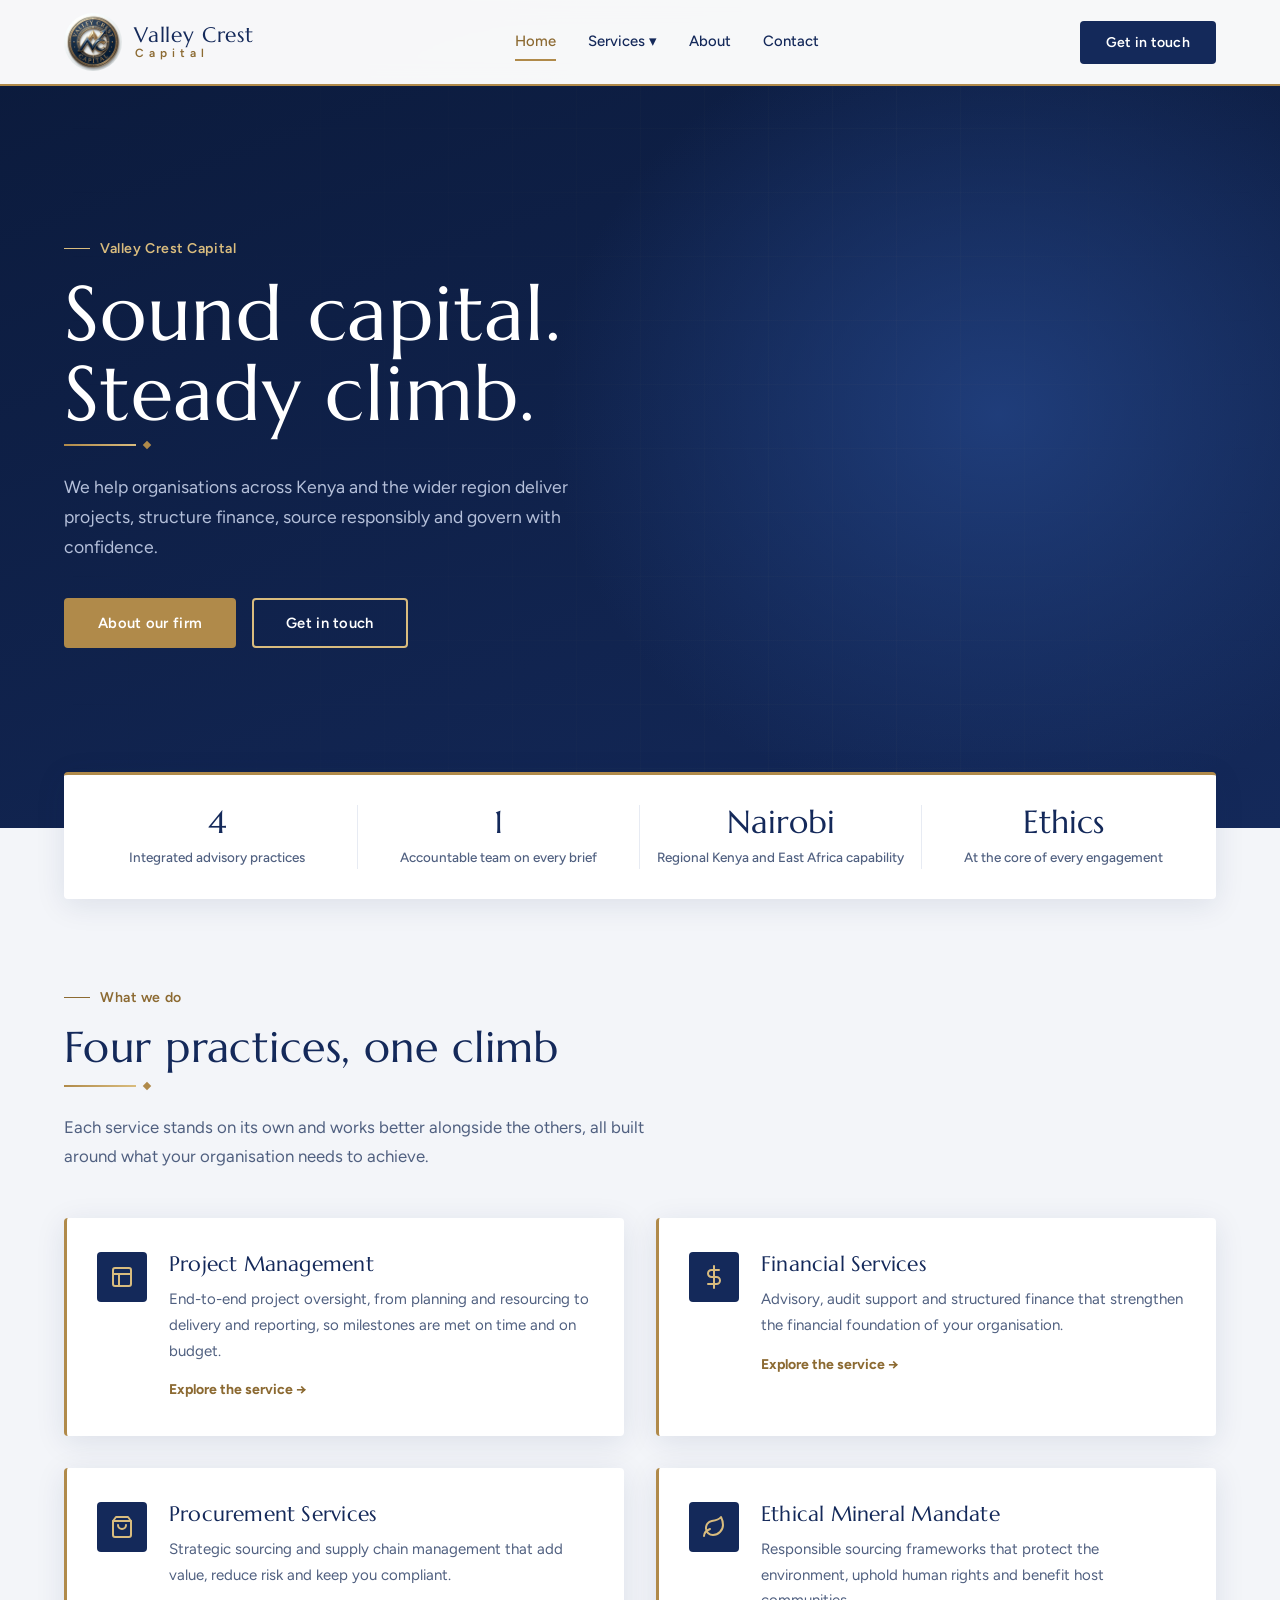
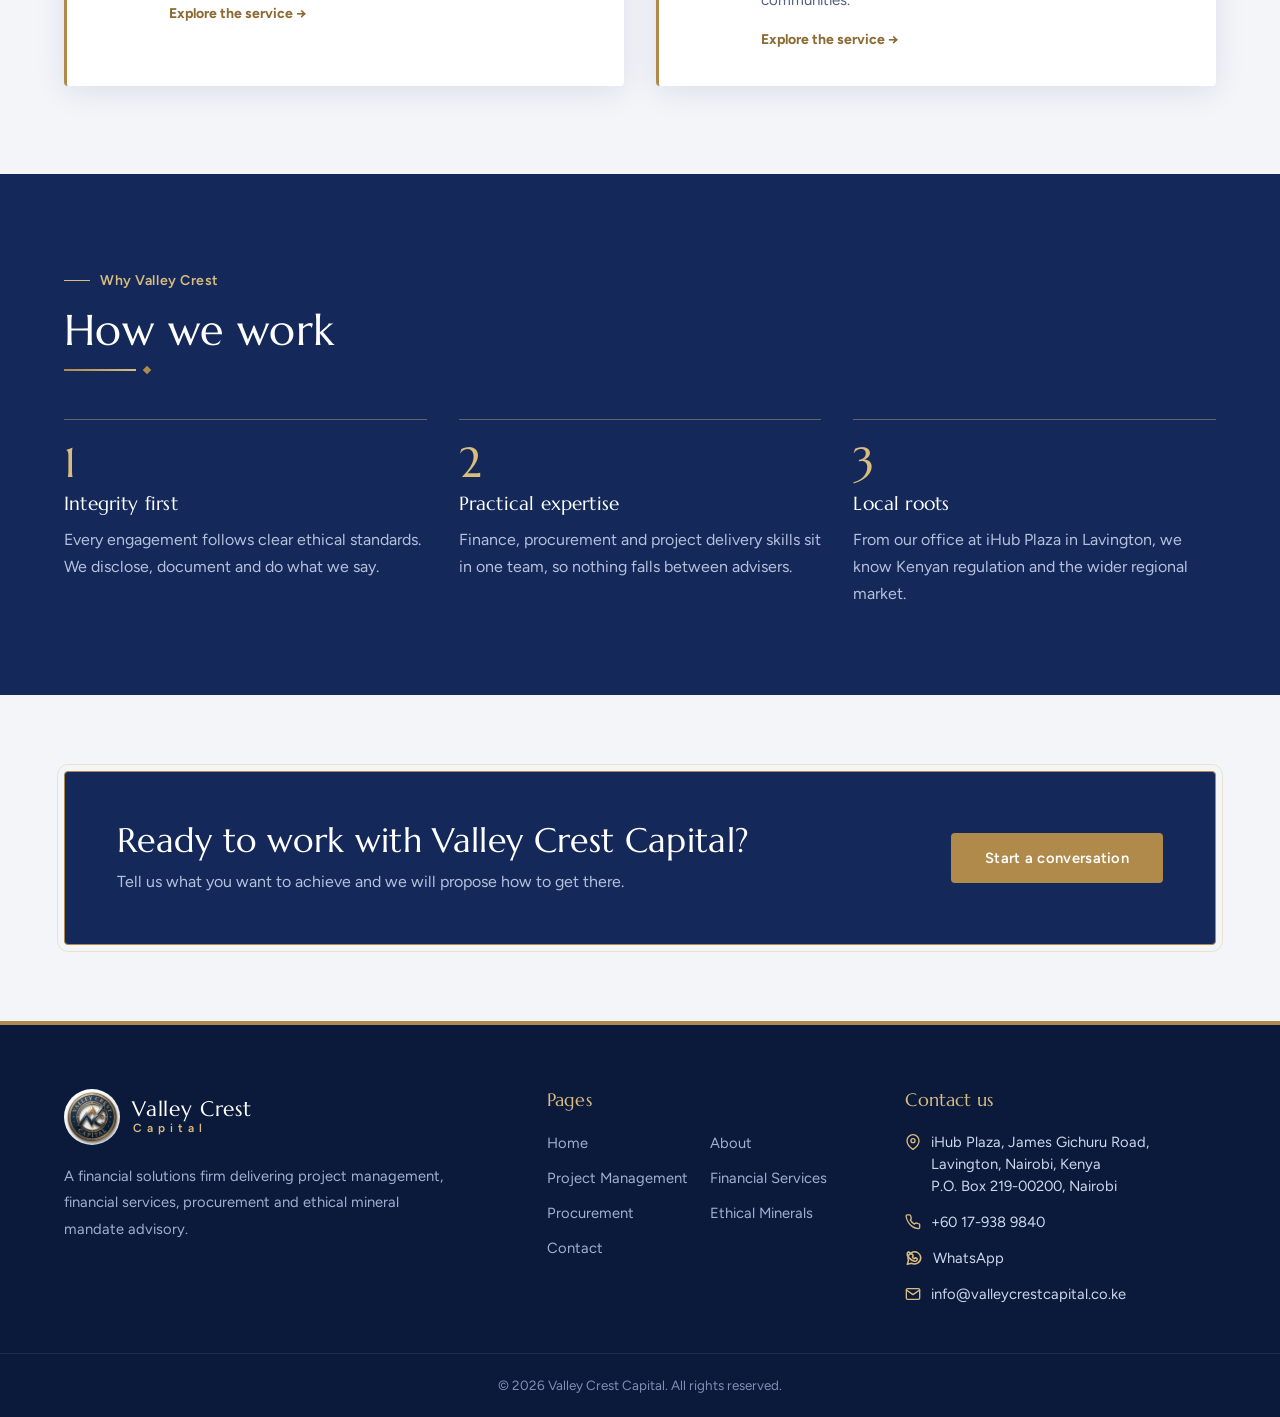
<file: index.html>
<!DOCTYPE html>
<html lang="en">
<head>
  <meta charset="UTF-8">
  <meta name="viewport" content="width=device-width, initial-scale=1.0">
  <title>Valley Crest Capital | Project, Finance & Procurement Advisory in Kenya</title>
  <meta name="description" content="Valley Crest Capital provides project management, financial advisory, procurement services and ethical mineral mandate support from Nairobi, Kenya.">
  <meta name="robots" content="index, follow">
  <link rel="canonical" href="https://valleycrestcapital.co.ke/">
  <meta property="og:type" content="website">
  <meta property="og:locale" content="en_KE">
  <meta property="og:site_name" content="Valley Crest Capital">
  <meta property="og:title" content="Valley Crest Capital | Integrated Advisory Services in Kenya">
  <meta property="og:description" content="Project management, financial services, procurement and ethical mineral mandate advisory in Nairobi, Kenya.">
  <meta property="og:url" content="https://valleycrestcapital.co.ke/">
  <meta property="og:image" content="https://valleycrestcapital.co.ke/logo.png">
  <meta name="twitter:card" content="summary_large_image">
  <meta name="twitter:title" content="Valley Crest Capital | Integrated Advisory Services in Kenya">
  <meta name="twitter:description" content="Project management, financial services, procurement and ethical mineral mandate advisory in Nairobi, Kenya.">
  <meta name="twitter:image" content="https://valleycrestcapital.co.ke/logo.png">
  <link rel="stylesheet" href="style.css">
  <link rel="icon" href="favicon.png" type="image/png">
  <link rel="apple-touch-icon" href="favicon.png">
  <link rel="manifest" href="manifest.json">
  <meta name="theme-color" content="#14295A">
  <script type="application/ld+json">
  {
    "@context": "https://schema.org",
    "@type": "ProfessionalService",
    "name": "Valley Crest Capital",
    "url": "https://valleycrestcapital.co.ke/",
    "logo": "https://valleycrestcapital.co.ke/logo.png",
    "image": "https://valleycrestcapital.co.ke/logo.png",
    "email": "info@valleycrestcapital.co.ke",
    "telephone": "+60179389840",
    "address": {
      "@type": "PostalAddress",
      "streetAddress": "iHub Plaza, James Gichuru Road, Lavington",
      "addressLocality": "Nairobi",
      "addressCountry": "KE"
    },
    "areaServed": "Kenya",
    "openingHoursSpecification": {
      "@type": "OpeningHoursSpecification",
      "dayOfWeek": ["Monday", "Tuesday", "Wednesday", "Thursday", "Friday"],
      "opens": "09:00",
      "closes": "17:00"
    }
  }
  </script>
</head>
<body>
  <header class="site-header" id="site-header">
  <div class="header__inner container">
    <a href="index.html" class="header__brand"><img src="logo.png" alt="Valley Crest Capital logo" class="header__logo"><div><span class="brand-name">Valley Crest</span><span class="brand-sub">Capital</span></div></a>
    <nav class="header__nav" id="main-nav" aria-label="Main navigation">
      <ul class="header__nav-list"><li><a href="index.html" class="nav-link">Home</a></li><li class="has-dropdown"><a href="#" class="nav-link nav-link--dropdown" aria-haspopup="true">Services &#9662;</a><ul class="dropdown"><li><a href="project-management.html">Project Management</a></li><li><a href="financial-services.html">Financial Services</a></li><li><a href="procurement-services.html">Procurement Services</a></li><li><a href="ethical-mineral-mandate.html">Ethical Mineral Mandate</a></li></ul></li><li><a href="about.html" class="nav-link">About</a></li><li><a href="contact.html" class="nav-link">Contact</a></li></ul>
    </nav>
    <div class="header__actions"><a href="contact.html" class="btn btn--gold header__cta">Get in touch</a><button class="header__toggle" id="menu-toggle" aria-label="Toggle navigation" aria-expanded="false"><span></span><span></span><span></span></button></div>
  </div>
</header>
  <main>
    <section class="hero"><div class="container hero__grid">
      <div class="hero__content">
        <span class="section__label">Valley Crest Capital</span>
        <h1 class="hero__title">Sound capital.<br>Steady climb.</h1>
        <div class="gold-bar"></div>
        <p class="hero__sub">We help organisations across Kenya and the wider region deliver projects, structure finance, source responsibly and govern with confidence.</p>
        <div class="hero__actions"><a href="about.html" class="btn btn--gold">About our firm</a><a href="contact.html" class="btn btn--outline">Get in touch</a></div>
      </div>

    </div></section>

    <section class="stats"><div class="container stats__grid">
      <div><span class="stat__num">4</span><span class="stat__label">Integrated advisory practices</span></div>
      <div><span class="stat__num">1</span><span class="stat__label">Accountable team on every brief</span></div>
      <div><span class="stat__num">Nairobi</span><span class="stat__label">Regional Kenya and East Africa capability</span></div>
      <div><span class="stat__num">Ethics</span><span class="stat__label">At the core of every engagement</span></div>
    </div></section>

    <section class="section"><div class="container">
      <span class="section__label">What we do</span><h2 class="section__title">Four practices, one climb</h2><div class="gold-bar"></div><p class="section__subtitle">Each service stands on its own and works better alongside the others, all built around what your organisation needs to achieve.</p>
      <div class="grid-2"><a href="project-management.html" class="card service-card"><div class="card__icon"><svg width="24" height="24" fill="none" stroke="currentColor" stroke-width="2" stroke-linecap="round" stroke-linejoin="round" viewBox="0 0 24 24"><rect x="3" y="3" width="18" height="18" rx="2"/><path d="M3 9h18M9 21V9"/></svg></div><div><h3>Project Management</h3><p>End-to-end project oversight, from planning and resourcing to delivery and reporting, so milestones are met on time and on budget.</p><span class="service-card__link">Explore the service &rarr;</span></div></a><a href="financial-services.html" class="card service-card"><div class="card__icon"><svg width="24" height="24" fill="none" stroke="currentColor" stroke-width="2" stroke-linecap="round" stroke-linejoin="round" viewBox="0 0 24 24"><line x1="12" y1="1" x2="12" y2="23"/><path d="M17 5H9.5a3.5 3.5 0 000 7h5a3.5 3.5 0 010 7H6"/></svg></div><div><h3>Financial Services</h3><p>Advisory, audit support and structured finance that strengthen the financial foundation of your organisation.</p><span class="service-card__link">Explore the service &rarr;</span></div></a><a href="procurement-services.html" class="card service-card"><div class="card__icon"><svg width="24" height="24" fill="none" stroke="currentColor" stroke-width="2" stroke-linecap="round" stroke-linejoin="round" viewBox="0 0 24 24"><path d="M6 2L3 6v14a2 2 0 002 2h14a2 2 0 002-2V6l-3-4z"/><line x1="3" y1="6" x2="21" y2="6"/><path d="M16 10a4 4 0 01-8 0"/></svg></div><div><h3>Procurement Services</h3><p>Strategic sourcing and supply chain management that add value, reduce risk and keep you compliant.</p><span class="service-card__link">Explore the service &rarr;</span></div></a><a href="ethical-mineral-mandate.html" class="card service-card"><div class="card__icon"><svg width="24" height="24" fill="none" stroke="currentColor" stroke-width="2" stroke-linecap="round" stroke-linejoin="round" viewBox="0 0 24 24"><path d="M11 20A7 7 0 019.8 6.1C15.5 5 17 4.5 19 2c1 2 2 4.2 2 8 0 5.5-4.8 10-10 10z"/><path d="M2 21c0-3 1.9-5.3 6-7"/></svg></div><div><h3>Ethical Mineral Mandate</h3><p>Responsible sourcing frameworks that protect the environment, uphold human rights and benefit host communities.</p><span class="service-card__link">Explore the service &rarr;</span></div></a></div>
    </div></section>

    <section class="section section--dark"><div class="container">
      <span class="section__label">Why Valley Crest</span><h2 class="section__title">How we work</h2><div class="gold-bar"></div>
      <div class="grid-3 mtop">
        <div class="pillar"><div class="pillar__num">1</div><h3>Integrity first</h3><p>Every engagement follows clear ethical standards. We disclose, document and do what we say.</p></div>
        <div class="pillar"><div class="pillar__num">2</div><h3>Practical expertise</h3><p>Finance, procurement and project delivery skills sit in one team, so nothing falls between advisers.</p></div>
        <div class="pillar"><div class="pillar__num">3</div><h3>Local roots</h3><p>From our office at iHub Plaza in Lavington, we know Kenyan regulation and the wider regional market.</p></div>
      </div>
    </div></section>

    <section class="cta"><div class="container cta__inner"><div><h2>Ready to work with Valley Crest Capital?</h2><p>Tell us what you want to achieve and we will propose how to get there.</p></div><a href="contact.html" class="btn btn--gold">Start a conversation</a></div></section>
  </main>
  <footer class="site-footer">
  <div class="footer__top container">
    <div><a href="index.html" class="footer__brand-link"><img src="logo.png" alt="Valley Crest Capital logo" class="footer__logo"><div><span class="brand-name">Valley Crest</span><span class="brand-sub">Capital</span></div></a><p class="footer__desc">A financial solutions firm delivering project management, financial services, procurement and ethical mineral mandate advisory.</p></div>
    <div><h4 class="footer__heading">Pages</h4><ul class="footer__grid"><li><a href="index.html">Home</a></li><li><a href="about.html">About</a></li><li><a href="project-management.html">Project Management</a></li><li><a href="financial-services.html">Financial Services</a></li><li><a href="procurement-services.html">Procurement</a></li><li><a href="ethical-mineral-mandate.html">Ethical Minerals</a></li><li><a href="contact.html">Contact</a></li></ul></div>
    <div><h4 class="footer__heading">Contact us</h4><ul class="footer__contact"><li><svg width="16" height="16" fill="none" stroke="currentColor" stroke-width="2" stroke-linecap="round" stroke-linejoin="round" viewBox="0 0 24 24"><path d="M21 10c0 7-9 13-9 13S3 17 3 10a9 9 0 0118 0z"/><circle cx="12" cy="10" r="3"/></svg><span>iHub Plaza, James Gichuru Road,<br>Lavington, Nairobi, Kenya<br>P.O. Box 219-00200, Nairobi</span></li><li><svg width="16" height="16" fill="none" stroke="currentColor" stroke-width="2" stroke-linecap="round" stroke-linejoin="round" viewBox="0 0 24 24"><path d="M22 16.92v3a2 2 0 01-2.18 2 19.79 19.79 0 01-8.63-3.07A19.5 19.5 0 014.72 12 19.79 19.79 0 011.65 3.43 2 2 0 013.62 1.25h3a2 2 0 012 1.72c.13.96.36 1.9.7 2.81a2 2 0 01-.45 2.11L7.91 8.84a16 16 0 006.29 6.29l.96-.96a2 2 0 012.11-.45c.91.34 1.85.57 2.81.7A2 2 0 0122 16.92z"/></svg><a href="tel:+60179389840">+60 17-938 9840</a></li><li><svg class="whatsapp-icon" width="18" height="18" viewBox="0 0 24 24" fill="none" stroke="currentColor" stroke-width="2" stroke-linecap="round" stroke-linejoin="round" aria-hidden="true"><path d="M21 11.5a8.5 8.5 0 0 1-12.7 7.38L3 20.5l1.62-5.18A8.5 8.5 0 1 1 21 11.5Z"/><path d="M8.1 7.1c.2-.45.42-.46.68-.47h.58c.16 0 .38.06.58.34l.82 1.9c.14.31.06.55-.12.74l-.55.62c-.16.17-.27.32-.09.64.43.82 1.15 1.48 1.98 1.94.33.18.51.15.69-.05l.8-.96c.18-.22.39-.26.62-.15l1.68.82c.28.14.42.24.47.38.05.15.05.91-.23 1.76-.26.79-1.53 1.5-2.12 1.61-.53.1-1.23.16-2-.11-.48-.16-1.12-.38-1.92-.74-3.36-1.45-5.55-4.82-5.72-5.05-.17-.23-1.35-1.79-1.35-3.42 0-1.63.85-2.43 1.19-2.76.29-.28.64-.36.85-.36Z"/></svg><a class="whatsapp-link" href="https://wa.me/60179389840?text=Hello%20Valley%20Crest%20Capital" target="_blank" rel="noopener noreferrer">WhatsApp</a></li><li><svg width="16" height="16" fill="none" stroke="currentColor" stroke-width="2" stroke-linecap="round" stroke-linejoin="round" viewBox="0 0 24 24"><path d="M4 4h16a2 2 0 012 2v12a2 2 0 01-2 2H4a2 2 0 01-2-2V6a2 2 0 012-2z"/><polyline points="22,6 12,13 2,6"/></svg><a href="mailto:info@valleycrestcapital.co.ke?subject=Enquiry%20About%20Your%20Services">info@valleycrestcapital.co.ke</a></li></ul></div>
  </div>
  <div class="footer__bottom"><div class="container">&copy; <span id="footer-year"></span> Valley Crest Capital. All rights reserved.</div></div>
</footer>
  <script src="components.js"></script>
</body>
</html>
</file>
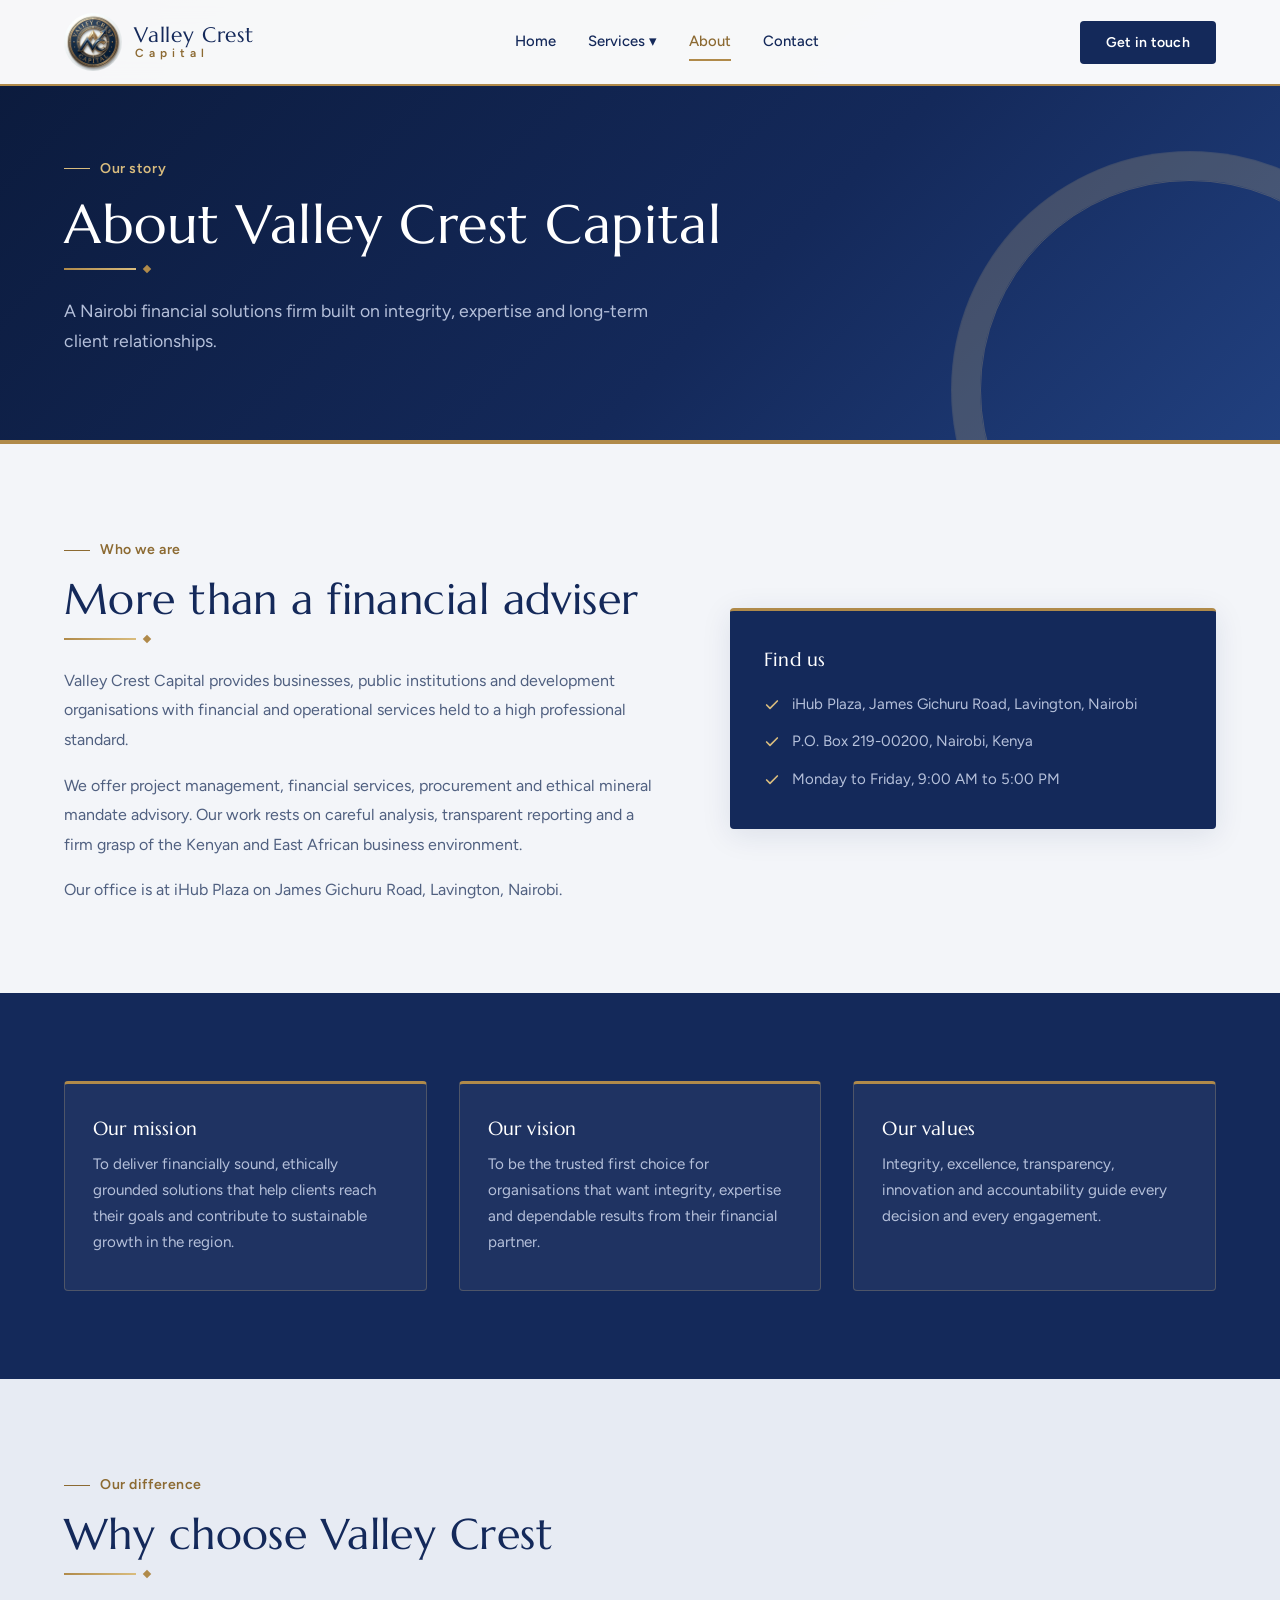
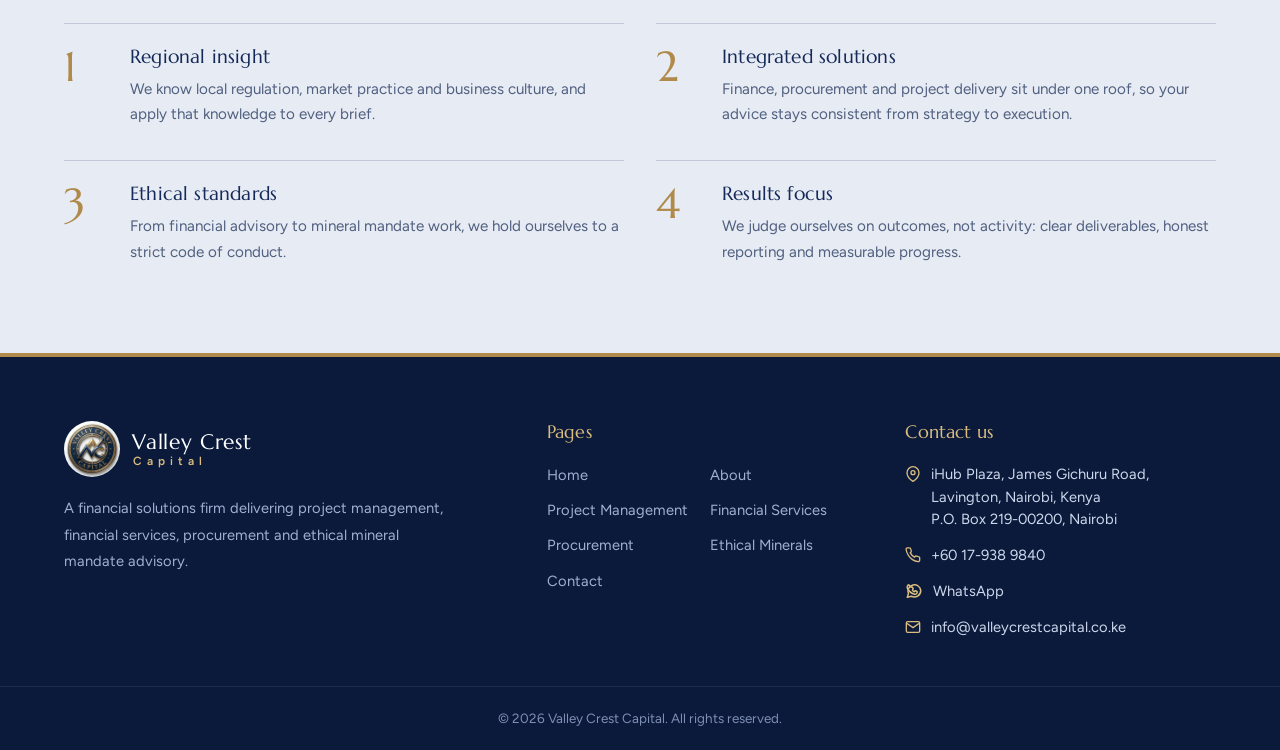
<file: about.html>
<!DOCTYPE html>
<html lang="en">
<head>
  <meta charset="UTF-8">
  <meta name="viewport" content="width=device-width, initial-scale=1.0">
  <title>About Valley Crest Capital | Integrity-Led Advisory in Nairobi</title>
  <meta name="description" content="Learn about Valley Crest Capital, a Nairobi advisory firm offering integrated project, finance, procurement and ethical minerals expertise.">
  <meta name="robots" content="index, follow">
  <link rel="canonical" href="https://valleycrestcapital.co.ke/about.html">
  <meta property="og:type" content="website">
  <meta property="og:locale" content="en_KE">
  <meta property="og:site_name" content="Valley Crest Capital">
  <meta property="og:title" content="About Valley Crest Capital">
  <meta property="og:description" content="Integrity-led project, financial, procurement and ethical mineral mandate advisory in Nairobi, Kenya.">
  <meta property="og:url" content="https://valleycrestcapital.co.ke/about.html">
  <meta property="og:image" content="https://valleycrestcapital.co.ke/logo.png">
  <meta name="twitter:card" content="summary_large_image">
  <meta name="twitter:title" content="About Valley Crest Capital">
  <meta name="twitter:description" content="Integrity-led advisory expertise in Nairobi, Kenya.">
  <meta name="twitter:image" content="https://valleycrestcapital.co.ke/logo.png">
  <link rel="stylesheet" href="style.css">
  <link rel="icon" href="favicon.png" type="image/png">
  <link rel="apple-touch-icon" href="favicon.png">
  <link rel="manifest" href="manifest.json">
  <meta name="theme-color" content="#14295A">
</head>
<body>
  <header class="site-header" id="site-header"><div class="header__inner container"><a href="index.html" class="header__brand"><img src="logo.png" alt="Valley Crest Capital logo" class="header__logo"><div><span class="brand-name">Valley Crest</span><span class="brand-sub">Capital</span></div></a><nav class="header__nav" id="main-nav" aria-label="Main navigation"><ul class="header__nav-list"><li><a href="index.html" class="nav-link">Home</a></li><li class="has-dropdown"><a href="#" class="nav-link nav-link--dropdown" aria-haspopup="true">Services &#9662;</a><ul class="dropdown"><li><a href="project-management.html">Project Management</a></li><li><a href="financial-services.html">Financial Services</a></li><li><a href="procurement-services.html">Procurement Services</a></li><li><a href="ethical-mineral-mandate.html">Ethical Mineral Mandate</a></li></ul></li><li><a href="about.html" class="nav-link">About</a></li><li><a href="contact.html" class="nav-link">Contact</a></li></ul></nav><div class="header__actions"><a href="contact.html" class="btn btn--gold header__cta">Get in touch</a><button class="header__toggle" id="menu-toggle" aria-label="Toggle navigation" aria-expanded="false"><span></span><span></span><span></span></button></div></div></header>
  <main>
    <section class="page-hero"><div class="container"><span class="section__label">Our story</span><h1>About Valley Crest Capital</h1><div class="gold-bar"></div><p>A Nairobi financial solutions firm built on integrity, expertise and long-term client relationships.</p></div></section>
    <section class="section"><div class="container split">
      <div class="lead">
        <span class="section__label">Who we are</span><h2 class="section__title">More than a financial adviser</h2><div class="gold-bar"></div>
        <p>Valley Crest Capital provides businesses, public institutions and development organisations with financial and operational services held to a high professional standard.</p>
        <p>We offer project management, financial services, procurement and ethical mineral mandate advisory. Our work rests on careful analysis, transparent reporting and a firm grasp of the Kenyan and East African business environment.</p>
        <p>Our office is at iHub Plaza on James Gichuru Road, Lavington, Nairobi.</p>
      </div>
      <div class="panel"><h3>Find us</h3><ul class="ticks"><li><svg width="16" height="16" fill="none" stroke="currentColor" stroke-width="2.5" stroke-linecap="round" stroke-linejoin="round" viewBox="0 0 24 24"><polyline points="20 6 9 17 4 12"/></svg><span>iHub Plaza, James Gichuru Road, Lavington, Nairobi</span></li><li><svg width="16" height="16" fill="none" stroke="currentColor" stroke-width="2.5" stroke-linecap="round" stroke-linejoin="round" viewBox="0 0 24 24"><polyline points="20 6 9 17 4 12"/></svg><span>P.O. Box 219-00200, Nairobi, Kenya</span></li><li><svg width="16" height="16" fill="none" stroke="currentColor" stroke-width="2.5" stroke-linecap="round" stroke-linejoin="round" viewBox="0 0 24 24"><polyline points="20 6 9 17 4 12"/></svg><span>Monday to Friday, 9:00 AM to 5:00 PM</span></li></ul></div>
    </div></section>

    <section class="section section--dark"><div class="container grid-3">
      <div class="mv"><h3>Our mission</h3><p>To deliver financially sound, ethically grounded solutions that help clients reach their goals and contribute to sustainable growth in the region.</p></div>
      <div class="mv"><h3>Our vision</h3><p>To be the trusted first choice for organisations that want integrity, expertise and dependable results from their financial partner.</p></div>
      <div class="mv"><h3>Our values</h3><p>Integrity, excellence, transparency, innovation and accountability guide every decision and every engagement.</p></div>
    </div></section>

    <section class="section section--alt"><div class="container">
      <span class="section__label">Our difference</span><h2 class="section__title">Why choose Valley Crest</h2><div class="gold-bar"></div>
      <div class="grid-2 mtop">
        <div class="diff"><div class="diff__num">1</div><div><h3>Regional insight</h3><p>We know local regulation, market practice and business culture, and apply that knowledge to every brief.</p></div></div>
        <div class="diff"><div class="diff__num">2</div><div><h3>Integrated solutions</h3><p>Finance, procurement and project delivery sit under one roof, so your advice stays consistent from strategy to execution.</p></div></div>
        <div class="diff"><div class="diff__num">3</div><div><h3>Ethical standards</h3><p>From financial advisory to mineral mandate work, we hold ourselves to a strict code of conduct.</p></div></div>
        <div class="diff"><div class="diff__num">4</div><div><h3>Results focus</h3><p>We judge ourselves on outcomes, not activity: clear deliverables, honest reporting and measurable progress.</p></div></div>
      </div>
    </div></section>
  </main>
  <footer class="site-footer"><div class="footer__top container"><div><a href="index.html" class="footer__brand-link"><img src="logo.png" alt="Valley Crest Capital logo" class="footer__logo"><div><span class="brand-name">Valley Crest</span><span class="brand-sub">Capital</span></div></a><p class="footer__desc">A financial solutions firm delivering project management, financial services, procurement and ethical mineral mandate advisory.</p></div><div><h4 class="footer__heading">Pages</h4><ul class="footer__grid"><li><a href="index.html">Home</a></li><li><a href="about.html">About</a></li><li><a href="project-management.html">Project Management</a></li><li><a href="financial-services.html">Financial Services</a></li><li><a href="procurement-services.html">Procurement</a></li><li><a href="ethical-mineral-mandate.html">Ethical Minerals</a></li><li><a href="contact.html">Contact</a></li></ul></div><div><h4 class="footer__heading">Contact us</h4><ul class="footer__contact"><li><svg width="16" height="16" fill="none" stroke="currentColor" stroke-width="2" viewBox="0 0 24 24"><path d="M21 10c0 7-9 13-9 13S3 17 3 10a9 9 0 0118 0z"/><circle cx="12" cy="10" r="3"/></svg><span>iHub Plaza, James Gichuru Road,<br>Lavington, Nairobi, Kenya<br>P.O. Box 219-00200, Nairobi</span></li><li><svg width="16" height="16" fill="none" stroke="currentColor" stroke-width="2" viewBox="0 0 24 24"><path d="M22 16.92v3a2 2 0 01-2.18 2 19.79 19.79 0 01-8.63-3.07A19.5 19.5 0 014.72 12 19.79 19.79 0 011.65 3.43 2 2 0 013.62 1.25h3a2 2 0 012 1.72c.13.96.36 1.9.7 2.81a2 2 0 01-.45 2.11L7.91 8.84a16 16 0 006.29 6.29l.96-.96a2 2 0 012.11-.45c.91.34 1.85.57 2.81.7A2 2 0 0122 16.92z"/></svg><a href="tel:+60179389840">+60 17-938 9840</a></li><li><svg class="whatsapp-icon" width="18" height="18" viewBox="0 0 24 24" fill="none" stroke="currentColor" stroke-width="2" stroke-linecap="round" stroke-linejoin="round" aria-hidden="true"><path d="M21 11.5a8.5 8.5 0 0 1-12.7 7.38L3 20.5l1.62-5.18A8.5 8.5 0 1 1 21 11.5Z"/><path d="M8.1 7.1c.2-.45.42-.46.68-.47h.58c.16 0 .38.06.58.34l.82 1.9c.14.31.06.55-.12.74l-.55.62c-.16.17-.27.32-.09.64.43.82 1.15 1.48 1.98 1.94.33.18.51.15.69-.05l.8-.96c.18-.22.39-.26.62-.15l1.68.82c.28.14.42.24.47.38.05.15.05.91-.23 1.76-.26.79-1.53 1.5-2.12 1.61-.53.1-1.23.16-2-.11-.48-.16-1.12-.38-1.92-.74-3.36-1.45-5.55-4.82-5.72-5.05-.17-.23-1.35-1.79-1.35-3.42 0-1.63.85-2.43 1.19-2.76.29-.28.64-.36.85-.36Z"/></svg><a class="whatsapp-link" href="https://wa.me/60179389840?text=Hello%20Valley%20Crest%20Capital" target="_blank" rel="noopener noreferrer">WhatsApp</a></li><li><svg width="16" height="16" fill="none" stroke="currentColor" stroke-width="2" viewBox="0 0 24 24"><path d="M4 4h16a2 2 0 012 2v12a2 2 0 01-2 2H4a2 2 0 01-2-2V6a2 2 0 012-2z"/><polyline points="22,6 12,13 2,6"/></svg><a href="mailto:info@valleycrestcapital.co.ke?subject=Enquiry%20About%20Your%20Services">info@valleycrestcapital.co.ke</a></li></ul></div></div><div class="footer__bottom"><div class="container">&copy; <span id="footer-year"></span> Valley Crest Capital. All rights reserved.</div></div></footer>
  <script src="components.js"></script>
</body>
</html>
</file>
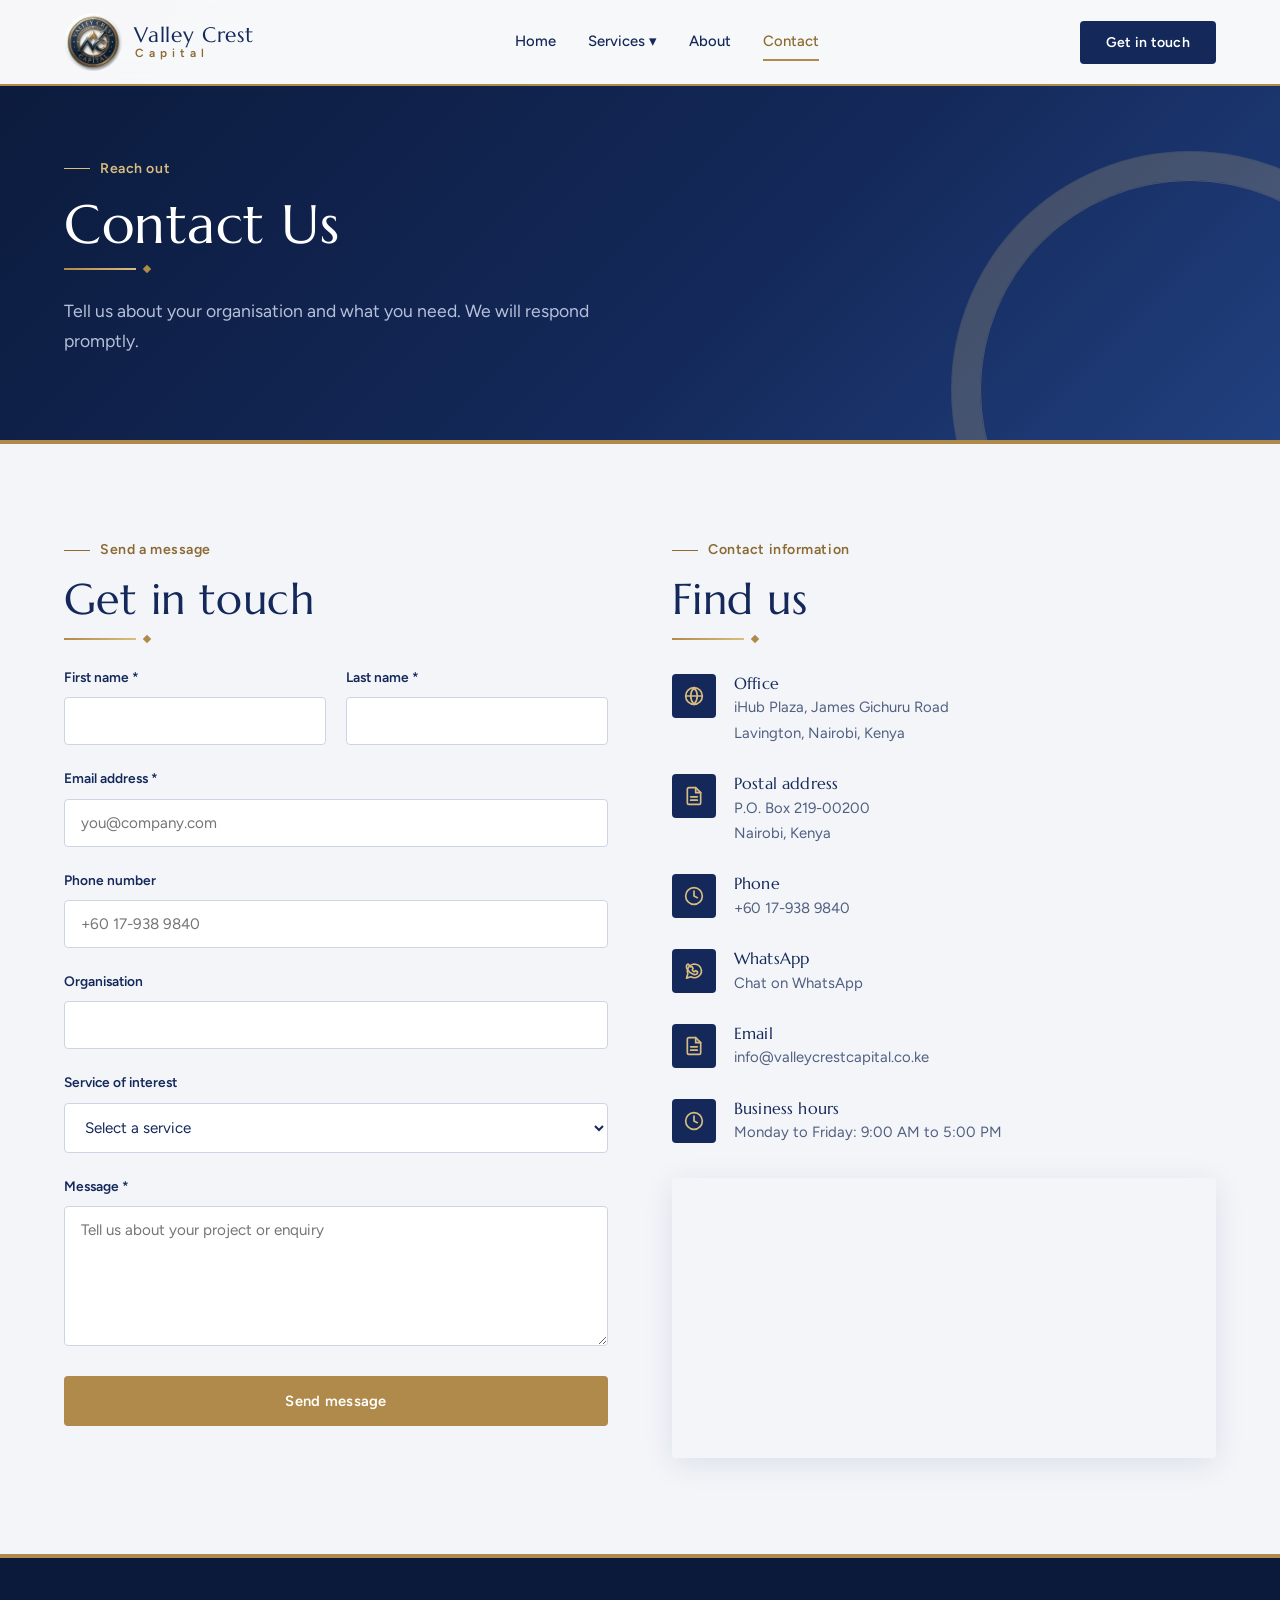
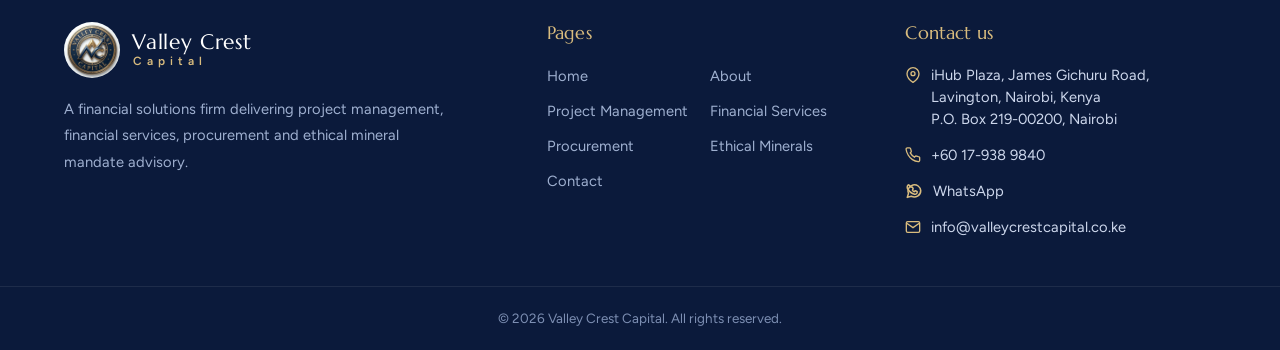
<file: contact.html>
<!DOCTYPE html>
<html lang="en">
<head>
  <meta charset="UTF-8">
  <meta name="viewport" content="width=device-width, initial-scale=1.0">
  <title>Contact Valley Crest Capital | Nairobi Advisory Enquiries</title>
  <meta name="description" content="Contact Valley Crest Capital in Lavington, Nairobi for project management, financial, procurement and ethical mineral mandate enquiries.">
  <meta name="robots" content="index, follow">
  <link rel="canonical" href="https://valleycrestcapital.co.ke/contact.html">
  <meta property="og:type" content="website">
  <meta property="og:locale" content="en_KE">
  <meta property="og:site_name" content="Valley Crest Capital">
  <meta property="og:title" content="Contact Valley Crest Capital">
  <meta property="og:description" content="Speak with our Nairobi team about project, finance, procurement or ethical minerals advisory.">
  <meta property="og:url" content="https://valleycrestcapital.co.ke/contact.html">
  <meta property="og:image" content="https://valleycrestcapital.co.ke/logo.png">
  <meta name="twitter:card" content="summary_large_image">
  <meta name="twitter:title" content="Contact Valley Crest Capital">
  <meta name="twitter:description" content="Make an advisory enquiry with our Nairobi team.">
  <meta name="twitter:image" content="https://valleycrestcapital.co.ke/logo.png">
  <link rel="stylesheet" href="style.css">
  <link rel="icon" href="favicon.png" type="image/png">
  <link rel="apple-touch-icon" href="favicon.png">
  <link rel="manifest" href="manifest.json">
  <meta name="theme-color" content="#14295A">
</head>
<body>
  <header class="site-header" id="site-header"><div class="header__inner container"><a href="index.html" class="header__brand"><img src="logo.png" alt="Valley Crest Capital logo" class="header__logo"><div><span class="brand-name">Valley Crest</span><span class="brand-sub">Capital</span></div></a><nav class="header__nav" id="main-nav" aria-label="Main navigation"><ul class="header__nav-list"><li><a href="index.html" class="nav-link">Home</a></li><li class="has-dropdown"><a href="#" class="nav-link nav-link--dropdown" aria-haspopup="true">Services &#9662;</a><ul class="dropdown"><li><a href="project-management.html">Project Management</a></li><li><a href="financial-services.html">Financial Services</a></li><li><a href="procurement-services.html">Procurement Services</a></li><li><a href="ethical-mineral-mandate.html">Ethical Mineral Mandate</a></li></ul></li><li><a href="about.html" class="nav-link">About</a></li><li><a href="contact.html" class="nav-link">Contact</a></li></ul></nav><div class="header__actions"><a href="contact.html" class="btn btn--gold header__cta">Get in touch</a><button class="header__toggle" id="menu-toggle" aria-label="Toggle navigation" aria-expanded="false"><span></span><span></span><span></span></button></div></div></header>
  <main>
    <section class="page-hero"><div class="container"><span class="section__label">Reach out</span><h1>Contact Us</h1><div class="gold-bar"></div><p>Tell us about your organisation and what you need. We will respond promptly.</p></div></section>
    <section class="section"><div class="container grid-2 contact-grid">
      <div>
        <span class="section__label">Send a message</span><h2 class="section__title">Get in touch</h2><div class="gold-bar"></div>
        <form id="contact-form" action="https://formspree.io/f/mqpejoka" method="POST" novalidate>
          <div class="grid-2 form-row">
            <div class="form-group"><label for="first-name">First name *</label><input type="text" id="first-name" name="first_name" required autocomplete="given-name"></div>
            <div class="form-group"><label for="last-name">Last name *</label><input type="text" id="last-name" name="last_name" required autocomplete="family-name"></div>
          </div>
          <div class="form-group"><label for="email">Email address *</label><input type="email" id="email" name="email" required autocomplete="email" placeholder="you@company.com"></div>
          <div class="form-group"><label for="phone">Phone number</label><input type="tel" id="phone" name="phone" autocomplete="tel" placeholder="+60 17-938 9840"></div>
          <div class="form-group"><label for="organisation">Organisation</label><input type="text" id="organisation" name="organisation" autocomplete="organization"></div>
          <div class="form-group"><label for="service">Service of interest</label>
            <select id="service" name="service"><option value="" disabled selected>Select a service</option><option>Project Management</option><option>Financial Services</option><option>Procurement Services</option><option>Ethical Mineral Mandate</option><option>General enquiry</option></select></div>
          <div class="form-group"><label for="message">Message *</label><textarea id="message" name="message" required placeholder="Tell us about your project or enquiry"></textarea></div>
          <input type="hidden" name="_subject" value="New enquiry from Valley Crest Capital website">
          <input type="text" name="_gotcha" style="display:none" tabindex="-1" autocomplete="off">
          <button type="submit" class="btn btn--gold btn--full" id="submit-btn">Send message</button>
          <div id="form-success" class="form-msg form-msg--ok" role="status">Thank you. Your message has been sent and we will be in touch shortly.</div>
          <div id="form-error" class="form-msg form-msg--err" role="alert">Your message was not sent. Please try again or email us directly.</div>
        </form>
      </div>
      <div>
        <span class="section__label">Contact information</span><h2 class="section__title">Find us</h2><div class="gold-bar"></div>
        <div class="info">
          <div class="info__item"><div class="info__icon"><svg width="20" height="20" fill="none" stroke="currentColor" stroke-width="2" stroke-linecap="round" stroke-linejoin="round" viewBox="0 0 24 24"><circle cx="12" cy="12" r="10"/><path d="M2 12h20M12 2a15.3 15.3 0 014 10 15.3 15.3 0 01-4 10 15.3 15.3 0 01-4-10 15.3 15.3 0 014-10z"/></svg></div><div><h4>Office</h4><p>iHub Plaza, James Gichuru Road<br>Lavington, Nairobi, Kenya</p></div></div>
          <div class="info__item"><div class="info__icon"><svg width="20" height="20" fill="none" stroke="currentColor" stroke-width="2" stroke-linecap="round" stroke-linejoin="round" viewBox="0 0 24 24"><path d="M14 2H6a2 2 0 00-2 2v16a2 2 0 002 2h12a2 2 0 002-2V8z"/><polyline points="14 2 14 8 20 8"/><line x1="16" y1="13" x2="8" y2="13"/><line x1="16" y1="17" x2="8" y2="17"/></svg></div><div><h4>Postal address</h4><p>P.O. Box 219-00200<br>Nairobi, Kenya</p></div></div>
          <div class="info__item"><div class="info__icon"><svg width="20" height="20" fill="none" stroke="currentColor" stroke-width="2" stroke-linecap="round" stroke-linejoin="round" viewBox="0 0 24 24"><circle cx="12" cy="12" r="10"/><polyline points="12 6 12 12 16 14"/></svg></div><div><h4>Phone</h4><p><a href="tel:+60179389840">+60 17-938 9840</a></p></div></div>
          <div class="info__item"><div class="info__icon"><svg width="20" height="20" fill="none" stroke="currentColor" stroke-width="2" stroke-linecap="round" stroke-linejoin="round" viewBox="0 0 24 24"><path d="M21 11.5a8.5 8.5 0 0 1-12.7 7.38L3 20.5l1.62-5.18A8.5 8.5 0 1 1 21 11.5Z"/><path d="M8.1 7.1c.2-.45.42-.46.68-.47h.58c.16 0 .38.06.58.34l.82 1.9c.14.31.06.55-.12.74l-.55.62c-.16.17-.27.32-.09.64.43.82 1.15 1.48 1.98 1.94.33.18.51.15.69-.05l.8-.96c.18-.22.39-.26.62-.15l1.68.82c.28.14.42.24.47.38.05.15.05.91-.23 1.76-.26.79-1.53 1.5-2.12 1.61-.53.1-1.23.16-2-.11-.48-.16-1.12-.38-1.92-.74-3.36-1.45-5.55-4.82-5.72-5.05-.17-.23-1.35-1.79-1.35-3.42 0-1.63.85-2.43 1.19-2.76.29-.28.64-.36.85-.36Z"/></svg></div><div><h4>WhatsApp</h4><p><a href="https://wa.me/60179389840?text=Hello%20Valley%20Crest%20Capital" target="_blank" rel="noopener noreferrer">Chat on WhatsApp</a></p></div></div>
          <div class="info__item"><div class="info__icon"><svg width="20" height="20" fill="none" stroke="currentColor" stroke-width="2" stroke-linecap="round" stroke-linejoin="round" viewBox="0 0 24 24"><path d="M14 2H6a2 2 0 00-2 2v16a2 2 0 002 2h12a2 2 0 002-2V8z"/><polyline points="14 2 14 8 20 8"/><line x1="16" y1="13" x2="8" y2="13"/><line x1="16" y1="17" x2="8" y2="17"/></svg></div><div><h4>Email</h4><p><a href="mailto:info@valleycrestcapital.co.ke?subject=Enquiry%20About%20Your%20Services">info@valleycrestcapital.co.ke</a></p></div></div>
          <div class="info__item"><div class="info__icon"><svg width="20" height="20" fill="none" stroke="currentColor" stroke-width="2" stroke-linecap="round" stroke-linejoin="round" viewBox="0 0 24 24"><circle cx="12" cy="12" r="10"/><polyline points="12 6 12 12 16 14"/></svg></div><div><h4>Business hours</h4><p>Monday to Friday: 9:00 AM to 5:00 PM</p></div></div>
        </div>
        <iframe class="map" title="Map of iHub Plaza, James Gichuru Road, Lavington" loading="lazy" src="https://www.google.com/maps?q=iHub+Plaza+James+Gichuru+Road+Lavington+Nairobi&amp;output=embed"></iframe>
      </div>
    </div></section>
    <script>
      const form=document.getElementById('contact-form'),btn=document.getElementById('submit-btn'),ok=document.getElementById('form-success'),bad=document.getElementById('form-error');
      form.addEventListener('submit',async e=>{
        e.preventDefault();ok.style.display=bad.style.display='none';
        if(!form.checkValidity()){form.reportValidity();return;}
        btn.textContent='Sending…';btn.disabled=true;
        try{const r=await fetch(form.action,{method:'POST',body:new FormData(form),headers:{Accept:'application/json'}});
          if(r.ok){form.reset();ok.style.display='block';}else bad.style.display='block';}
        catch{bad.style.display='block';}
        finally{btn.textContent='Send message';btn.disabled=false;}
      });
    </script>
  </main>
  <footer class="site-footer"><div class="footer__top container"><div><a href="index.html" class="footer__brand-link"><img src="logo.png" alt="Valley Crest Capital logo" class="footer__logo"><div><span class="brand-name">Valley Crest</span><span class="brand-sub">Capital</span></div></a><p class="footer__desc">A financial solutions firm delivering project management, financial services, procurement and ethical mineral mandate advisory.</p></div><div><h4 class="footer__heading">Pages</h4><ul class="footer__grid"><li><a href="index.html">Home</a></li><li><a href="about.html">About</a></li><li><a href="project-management.html">Project Management</a></li><li><a href="financial-services.html">Financial Services</a></li><li><a href="procurement-services.html">Procurement</a></li><li><a href="ethical-mineral-mandate.html">Ethical Minerals</a></li><li><a href="contact.html">Contact</a></li></ul></div><div><h4 class="footer__heading">Contact us</h4><ul class="footer__contact"><li><svg width="16" height="16" fill="none" stroke="currentColor" stroke-width="2" viewBox="0 0 24 24"><path d="M21 10c0 7-9 13-9 13S3 17 3 10a9 9 0 0118 0z"/><circle cx="12" cy="10" r="3"/></svg><span>iHub Plaza, James Gichuru Road,<br>Lavington, Nairobi, Kenya<br>P.O. Box 219-00200, Nairobi</span></li><li><svg width="16" height="16" fill="none" stroke="currentColor" stroke-width="2" viewBox="0 0 24 24"><path d="M22 16.92v3a2 2 0 01-2.18 2 19.79 19.79 0 01-8.63-3.07A19.5 19.5 0 014.72 12 19.79 19.79 0 011.65 3.43 2 2 0 013.62 1.25h3a2 2 0 012 1.72c.13.96.36 1.9.7 2.81a2 2 0 01-.45 2.11L7.91 8.84a16 16 0 006.29 6.29l.96-.96a2 2 0 012.11-.45c.91.34 1.85.57 2.81.7A2 2 0 0122 16.92z"/></svg><a href="tel:+60179389840">+60 17-938 9840</a></li><li><svg class="whatsapp-icon" width="18" height="18" viewBox="0 0 24 24" fill="none" stroke="currentColor" stroke-width="2" stroke-linecap="round" stroke-linejoin="round" aria-hidden="true"><path d="M21 11.5a8.5 8.5 0 0 1-12.7 7.38L3 20.5l1.62-5.18A8.5 8.5 0 1 1 21 11.5Z"/><path d="M8.1 7.1c.2-.45.42-.46.68-.47h.58c.16 0 .38.06.58.34l.82 1.9c.14.31.06.55-.12.74l-.55.62c-.16.17-.27.32-.09.64.43.82 1.15 1.48 1.98 1.94.33.18.51.15.69-.05l.8-.96c.18-.22.39-.26.62-.15l1.68.82c.28.14.42.24.47.38.05.15.05.91-.23 1.76-.26.79-1.53 1.5-2.12 1.61-.53.1-1.23.16-2-.11-.48-.16-1.12-.38-1.92-.74-3.36-1.45-5.55-4.82-5.72-5.05-.17-.23-1.35-1.79-1.35-3.42 0-1.63.85-2.43 1.19-2.76.29-.28.64-.36.85-.36Z"/></svg><a class="whatsapp-link" href="https://wa.me/60179389840?text=Hello%20Valley%20Crest%20Capital" target="_blank" rel="noopener noreferrer">WhatsApp</a></li><li><svg width="16" height="16" fill="none" stroke="currentColor" stroke-width="2" viewBox="0 0 24 24"><path d="M4 4h16a2 2 0 012 2v12a2 2 0 01-2 2H4a2 2 0 01-2-2V6a2 2 0 012-2z"/><polyline points="22,6 12,13 2,6"/></svg><a href="mailto:info@valleycrestcapital.co.ke?subject=Enquiry%20About%20Your%20Services">info@valleycrestcapital.co.ke</a></li></ul></div></div><div class="footer__bottom"><div class="container">&copy; <span id="footer-year"></span> Valley Crest Capital. All rights reserved.</div></div></footer>
  <script src="components.js"></script>
</body>
</html>
</file>
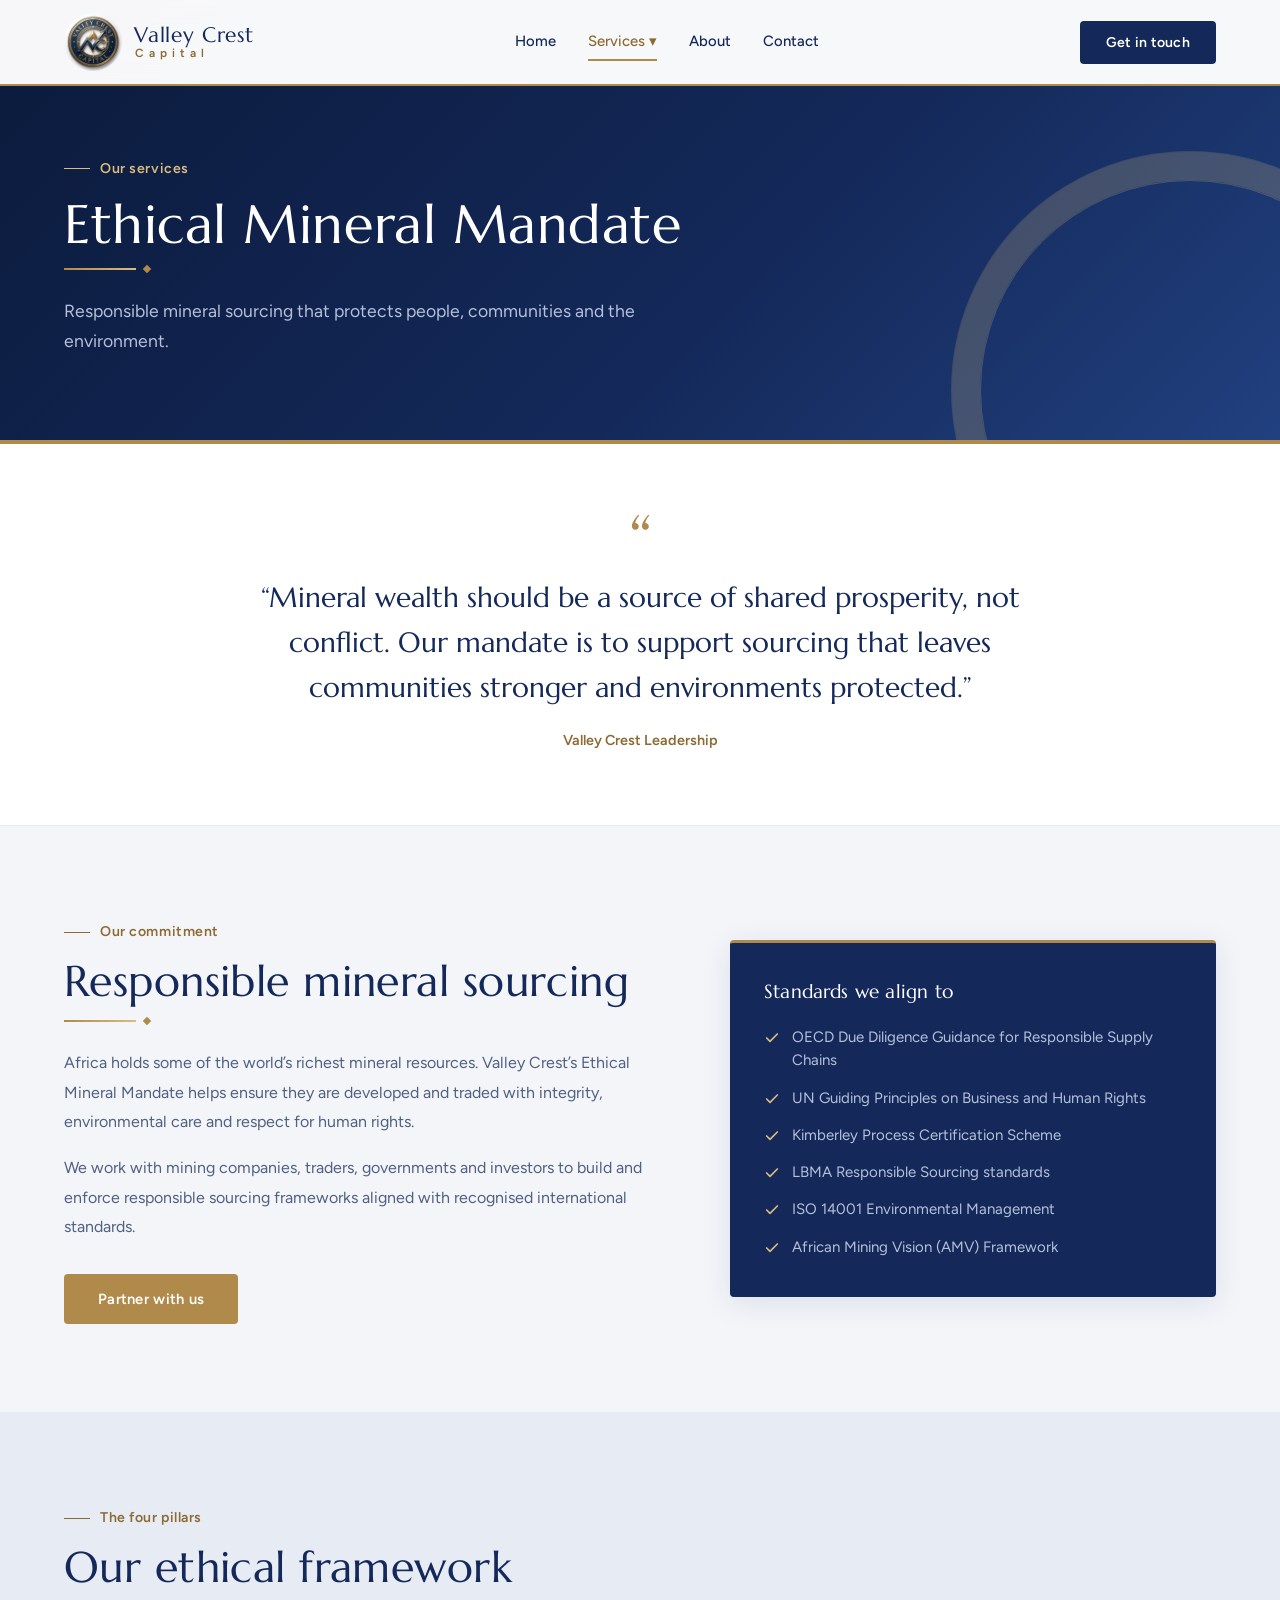
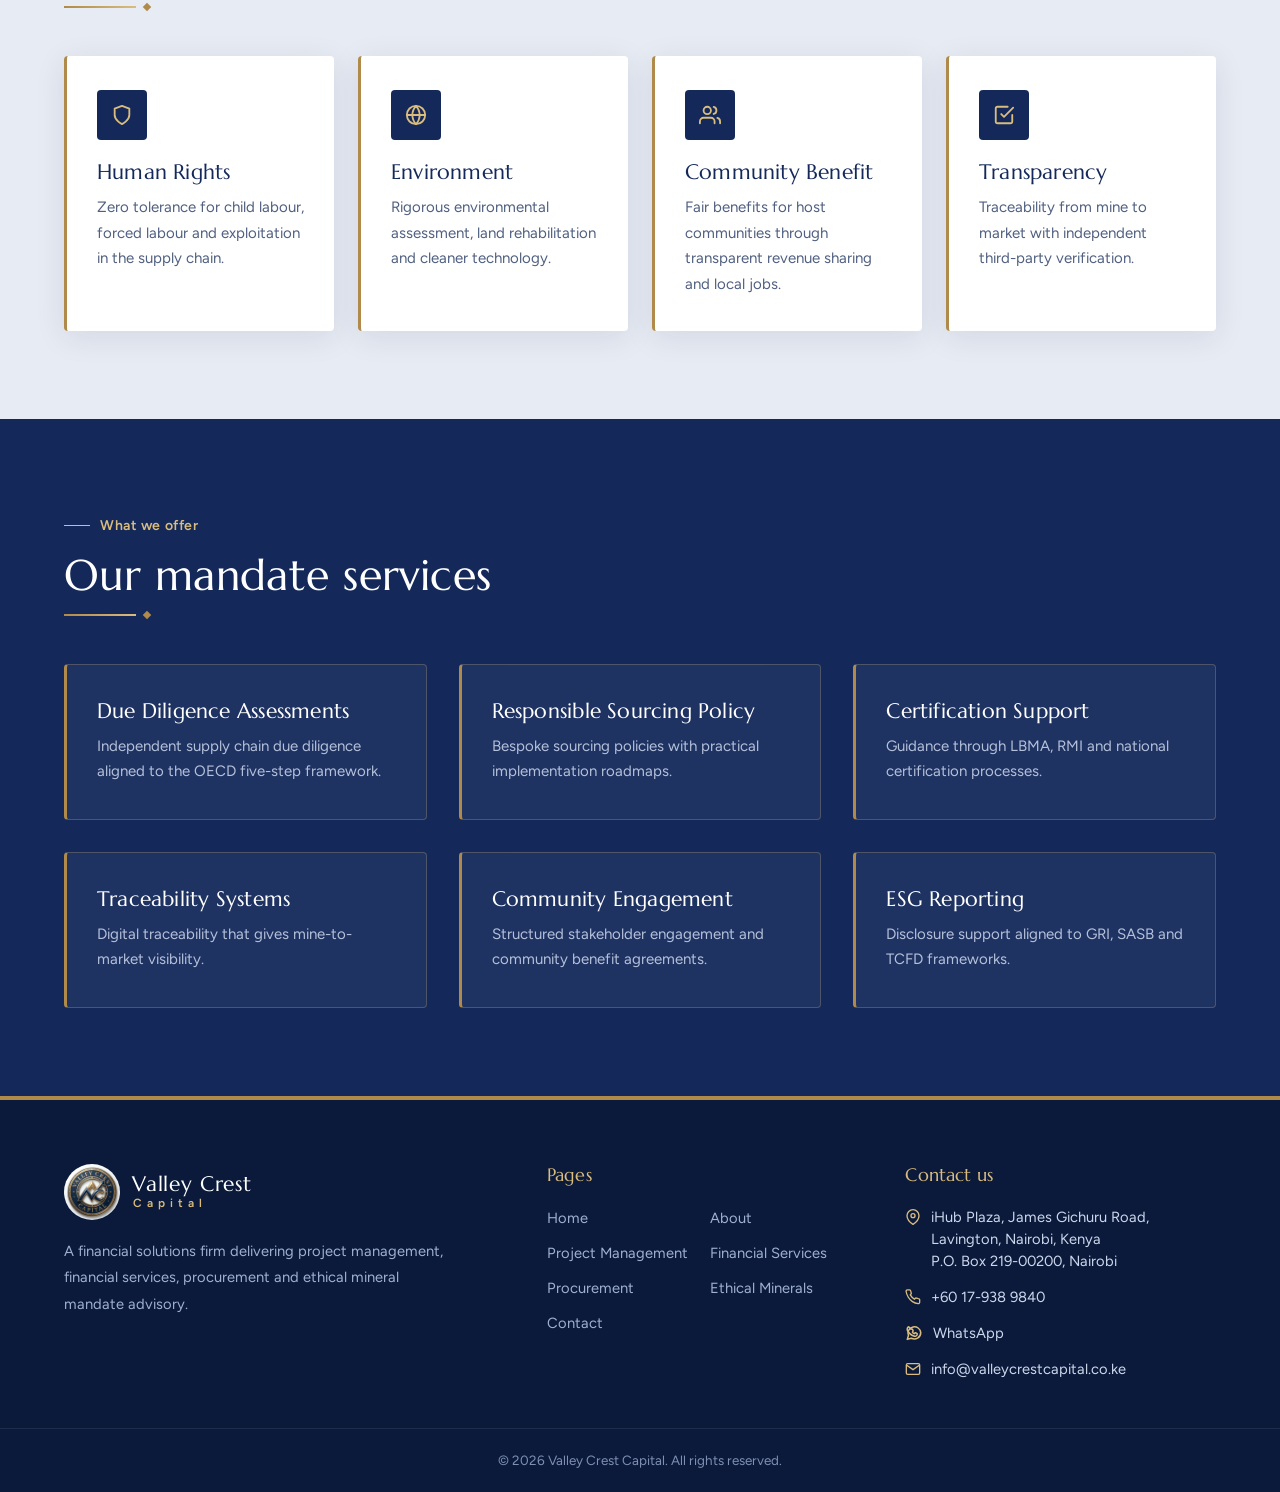
<file: ethical-mineral-mandate.html>
<!DOCTYPE html>
<html lang="en">
<head>
  <meta charset="UTF-8">
  <meta name="viewport" content="width=device-width, initial-scale=1.0">
  <title>Ethical Mineral Mandate Advisory | Valley Crest Capital</title>
  <meta name="description" content="Responsible mineral sourcing, supply chain due diligence, human rights, ESG reporting and environmental governance advisory.">
  <meta name="robots" content="index, follow">
  <link rel="canonical" href="https://valleycrestcapital.co.ke/ethical-mineral-mandate.html">
  <meta property="og:type" content="website">
  <meta property="og:locale" content="en_KE">
  <meta property="og:site_name" content="Valley Crest Capital">
  <meta property="og:title" content="Ethical Mineral Mandate Advisory">
  <meta property="og:description" content="Responsible sourcing and due diligence aligned with OECD guidance and ESG standards.">
  <meta property="og:url" content="https://valleycrestcapital.co.ke/ethical-mineral-mandate.html">
  <meta property="og:image" content="https://valleycrestcapital.co.ke/logo.png">
  <meta name="twitter:card" content="summary_large_image">
  <meta name="twitter:title" content="Ethical Mineral Mandate Advisory">
  <meta name="twitter:description" content="Responsible mineral sourcing and supply chain due diligence.">
  <meta name="twitter:image" content="https://valleycrestcapital.co.ke/logo.png">
  <link rel="stylesheet" href="style.css">
  <link rel="icon" href="favicon.png" type="image/png">
  <link rel="apple-touch-icon" href="favicon.png">
  <link rel="manifest" href="manifest.json">
  <meta name="theme-color" content="#14295A">
</head>
<body>
  <header class="site-header" id="site-header"><div class="header__inner container"><a href="index.html" class="header__brand"><img src="logo.png" alt="Valley Crest Capital logo" class="header__logo"><div><span class="brand-name">Valley Crest</span><span class="brand-sub">Capital</span></div></a><nav class="header__nav" id="main-nav" aria-label="Main navigation"><ul class="header__nav-list"><li><a href="index.html" class="nav-link">Home</a></li><li class="has-dropdown"><a href="#" class="nav-link nav-link--dropdown" aria-haspopup="true">Services &#9662;</a><ul class="dropdown"><li><a href="project-management.html">Project Management</a></li><li><a href="financial-services.html">Financial Services</a></li><li><a href="procurement-services.html">Procurement Services</a></li><li><a href="ethical-mineral-mandate.html">Ethical Mineral Mandate</a></li></ul></li><li><a href="about.html" class="nav-link">About</a></li><li><a href="contact.html" class="nav-link">Contact</a></li></ul></nav><div class="header__actions"><a href="contact.html" class="btn btn--gold header__cta">Get in touch</a><button class="header__toggle" id="menu-toggle" aria-label="Toggle navigation" aria-expanded="false"><span></span><span></span><span></span></button></div></div></header>
  <main>
    <section class="page-hero"><div class="container"><span class="section__label">Our services</span><h1>Ethical Mineral Mandate</h1><div class="gold-bar"></div><p>Responsible mineral sourcing that protects people, communities and the environment.</p></div></section>
    <section class="quote"><div class="container"><blockquote>“Mineral wealth should be a source of shared prosperity, not conflict. Our mandate is to support sourcing that leaves communities stronger and environments protected.”</blockquote><cite>Valley Crest Leadership</cite></div></section>
    <section class="section"><div class="container split">
      <div class="lead"><span class="section__label">Our commitment</span><h2 class="section__title">Responsible mineral sourcing</h2><div class="gold-bar"></div>
        <p>Africa holds some of the world’s richest mineral resources. Valley Crest’s Ethical Mineral Mandate helps ensure they are developed and traded with integrity, environmental care and respect for human rights.</p>
        <p>We work with mining companies, traders, governments and investors to build and enforce responsible sourcing frameworks aligned with recognised international standards.</p>
        <a href="contact.html" class="btn btn--gold mt">Partner with us</a></div>
      <div class="panel"><h3>Standards we align to</h3><ul class="ticks"><li><svg width="16" height="16" fill="none" stroke="currentColor" stroke-width="2.5" stroke-linecap="round" stroke-linejoin="round" viewBox="0 0 24 24"><polyline points="20 6 9 17 4 12"/></svg><span>OECD Due Diligence Guidance for Responsible Supply Chains</span></li><li><svg width="16" height="16" fill="none" stroke="currentColor" stroke-width="2.5" stroke-linecap="round" stroke-linejoin="round" viewBox="0 0 24 24"><polyline points="20 6 9 17 4 12"/></svg><span>UN Guiding Principles on Business and Human Rights</span></li><li><svg width="16" height="16" fill="none" stroke="currentColor" stroke-width="2.5" stroke-linecap="round" stroke-linejoin="round" viewBox="0 0 24 24"><polyline points="20 6 9 17 4 12"/></svg><span>Kimberley Process Certification Scheme</span></li><li><svg width="16" height="16" fill="none" stroke="currentColor" stroke-width="2.5" stroke-linecap="round" stroke-linejoin="round" viewBox="0 0 24 24"><polyline points="20 6 9 17 4 12"/></svg><span>LBMA Responsible Sourcing standards</span></li><li><svg width="16" height="16" fill="none" stroke="currentColor" stroke-width="2.5" stroke-linecap="round" stroke-linejoin="round" viewBox="0 0 24 24"><polyline points="20 6 9 17 4 12"/></svg><span>ISO 14001 Environmental Management</span></li><li><svg width="16" height="16" fill="none" stroke="currentColor" stroke-width="2.5" stroke-linecap="round" stroke-linejoin="round" viewBox="0 0 24 24"><polyline points="20 6 9 17 4 12"/></svg><span>African Mining Vision (AMV) Framework</span></li></ul></div>
    </div></section>
    <section class="section section--alt"><div class="container">
      <span class="section__label">The four pillars</span><h2 class="section__title">Our ethical framework</h2><div class="gold-bar"></div>
      <div class="grid-4 mtop">
        <div class="card"><div class="card__icon"><svg width="22" height="22" fill="none" stroke="currentColor" stroke-width="2" stroke-linecap="round" stroke-linejoin="round" viewBox="0 0 24 24"><path d="M12 22s8-4 8-10V5l-8-3-8 3v7c0 6 8 10 8 10z"/></svg></div><h3>Human Rights</h3><p>Zero tolerance for child labour, forced labour and exploitation in the supply chain.</p></div>
        <div class="card"><div class="card__icon"><svg width="22" height="22" fill="none" stroke="currentColor" stroke-width="2" stroke-linecap="round" stroke-linejoin="round" viewBox="0 0 24 24"><circle cx="12" cy="12" r="10"/><path d="M2 12h20M12 2a15.3 15.3 0 014 10 15.3 15.3 0 01-4 10 15.3 15.3 0 01-4-10 15.3 15.3 0 014-10z"/></svg></div><h3>Environment</h3><p>Rigorous environmental assessment, land rehabilitation and cleaner technology.</p></div>
        <div class="card"><div class="card__icon"><svg width="22" height="22" fill="none" stroke="currentColor" stroke-width="2" stroke-linecap="round" stroke-linejoin="round" viewBox="0 0 24 24"><path d="M17 21v-2a4 4 0 00-4-4H5a4 4 0 00-4 4v2"/><circle cx="9" cy="7" r="4"/><path d="M23 21v-2a4 4 0 00-3-3.87M16 3.13a4 4 0 010 7.75"/></svg></div><h3>Community Benefit</h3><p>Fair benefits for host communities through transparent revenue sharing and local jobs.</p></div>
        <div class="card"><div class="card__icon"><svg width="22" height="22" fill="none" stroke="currentColor" stroke-width="2" stroke-linecap="round" stroke-linejoin="round" viewBox="0 0 24 24"><path d="M9 11l3 3L22 4"/><path d="M21 12v7a2 2 0 01-2 2H5a2 2 0 01-2-2V5a2 2 0 012-2h11"/></svg></div><h3>Transparency</h3><p>Traceability from mine to market with independent third-party verification.</p></div>
      </div>
    </div></section>
    <section class="section section--dark"><div class="container">
      <span class="section__label">What we offer</span><h2 class="section__title">Our mandate services</h2><div class="gold-bar"></div>
      <div class="grid-3 mtop">
        <div class="card card--dark"><h3>Due Diligence Assessments</h3><p>Independent supply chain due diligence aligned to the OECD five-step framework.</p></div>
        <div class="card card--dark"><h3>Responsible Sourcing Policy</h3><p>Bespoke sourcing policies with practical implementation roadmaps.</p></div>
        <div class="card card--dark"><h3>Certification Support</h3><p>Guidance through LBMA, RMI and national certification processes.</p></div>
        <div class="card card--dark"><h3>Traceability Systems</h3><p>Digital traceability that gives mine-to-market visibility.</p></div>
        <div class="card card--dark"><h3>Community Engagement</h3><p>Structured stakeholder engagement and community benefit agreements.</p></div>
        <div class="card card--dark"><h3>ESG Reporting</h3><p>Disclosure support aligned to GRI, SASB and TCFD frameworks.</p></div>
      </div>
    </div></section>
  </main>
  <footer class="site-footer"><div class="footer__top container"><div><a href="index.html" class="footer__brand-link"><img src="logo.png" alt="Valley Crest Capital logo" class="footer__logo"><div><span class="brand-name">Valley Crest</span><span class="brand-sub">Capital</span></div></a><p class="footer__desc">A financial solutions firm delivering project management, financial services, procurement and ethical mineral mandate advisory.</p></div><div><h4 class="footer__heading">Pages</h4><ul class="footer__grid"><li><a href="index.html">Home</a></li><li><a href="about.html">About</a></li><li><a href="project-management.html">Project Management</a></li><li><a href="financial-services.html">Financial Services</a></li><li><a href="procurement-services.html">Procurement</a></li><li><a href="ethical-mineral-mandate.html">Ethical Minerals</a></li><li><a href="contact.html">Contact</a></li></ul></div><div><h4 class="footer__heading">Contact us</h4><ul class="footer__contact"><li><svg width="16" height="16" fill="none" stroke="currentColor" stroke-width="2" viewBox="0 0 24 24"><path d="M21 10c0 7-9 13-9 13S3 17 3 10a9 9 0 0118 0z"/><circle cx="12" cy="10" r="3"/></svg><span>iHub Plaza, James Gichuru Road,<br>Lavington, Nairobi, Kenya<br>P.O. Box 219-00200, Nairobi</span></li><li><svg width="16" height="16" fill="none" stroke="currentColor" stroke-width="2" viewBox="0 0 24 24"><path d="M22 16.92v3a2 2 0 01-2.18 2 19.79 19.79 0 01-8.63-3.07A19.5 19.5 0 014.72 12 19.79 19.79 0 011.65 3.43 2 2 0 013.62 1.25h3a2 2 0 012 1.72c.13.96.36 1.9.7 2.81a2 2 0 01-.45 2.11L7.91 8.84a16 16 0 006.29 6.29l.96-.96a2 2 0 012.11-.45c.91.34 1.85.57 2.81.7A2 2 0 0122 16.92z"/></svg><a href="tel:+60179389840">+60 17-938 9840</a></li><li><svg class="whatsapp-icon" width="18" height="18" viewBox="0 0 24 24" fill="none" stroke="currentColor" stroke-width="2" stroke-linecap="round" stroke-linejoin="round" aria-hidden="true"><path d="M21 11.5a8.5 8.5 0 0 1-12.7 7.38L3 20.5l1.62-5.18A8.5 8.5 0 1 1 21 11.5Z"/><path d="M8.1 7.1c.2-.45.42-.46.68-.47h.58c.16 0 .38.06.58.34l.82 1.9c.14.31.06.55-.12.74l-.55.62c-.16.17-.27.32-.09.64.43.82 1.15 1.48 1.98 1.94.33.18.51.15.69-.05l.8-.96c.18-.22.39-.26.62-.15l1.68.82c.28.14.42.24.47.38.05.15.05.91-.23 1.76-.26.79-1.53 1.5-2.12 1.61-.53.1-1.23.16-2-.11-.48-.16-1.12-.38-1.92-.74-3.36-1.45-5.55-4.82-5.72-5.05-.17-.23-1.35-1.79-1.35-3.42 0-1.63.85-2.43 1.19-2.76.29-.28.64-.36.85-.36Z"/></svg><a class="whatsapp-link" href="https://wa.me/60179389840?text=Hello%20Valley%20Crest%20Capital" target="_blank" rel="noopener noreferrer">WhatsApp</a></li><li><svg width="16" height="16" fill="none" stroke="currentColor" stroke-width="2" viewBox="0 0 24 24"><path d="M4 4h16a2 2 0 012 2v12a2 2 0 01-2 2H4a2 2 0 01-2-2V6a2 2 0 012-2z"/><polyline points="22,6 12,13 2,6"/></svg><a href="mailto:info@valleycrestcapital.co.ke?subject=Enquiry%20About%20Your%20Services">info@valleycrestcapital.co.ke</a></li></ul></div></div><div class="footer__bottom"><div class="container">&copy; <span id="footer-year"></span> Valley Crest Capital. All rights reserved.</div></div></footer>
  <script src="components.js"></script>
</body>
</html>
</file>
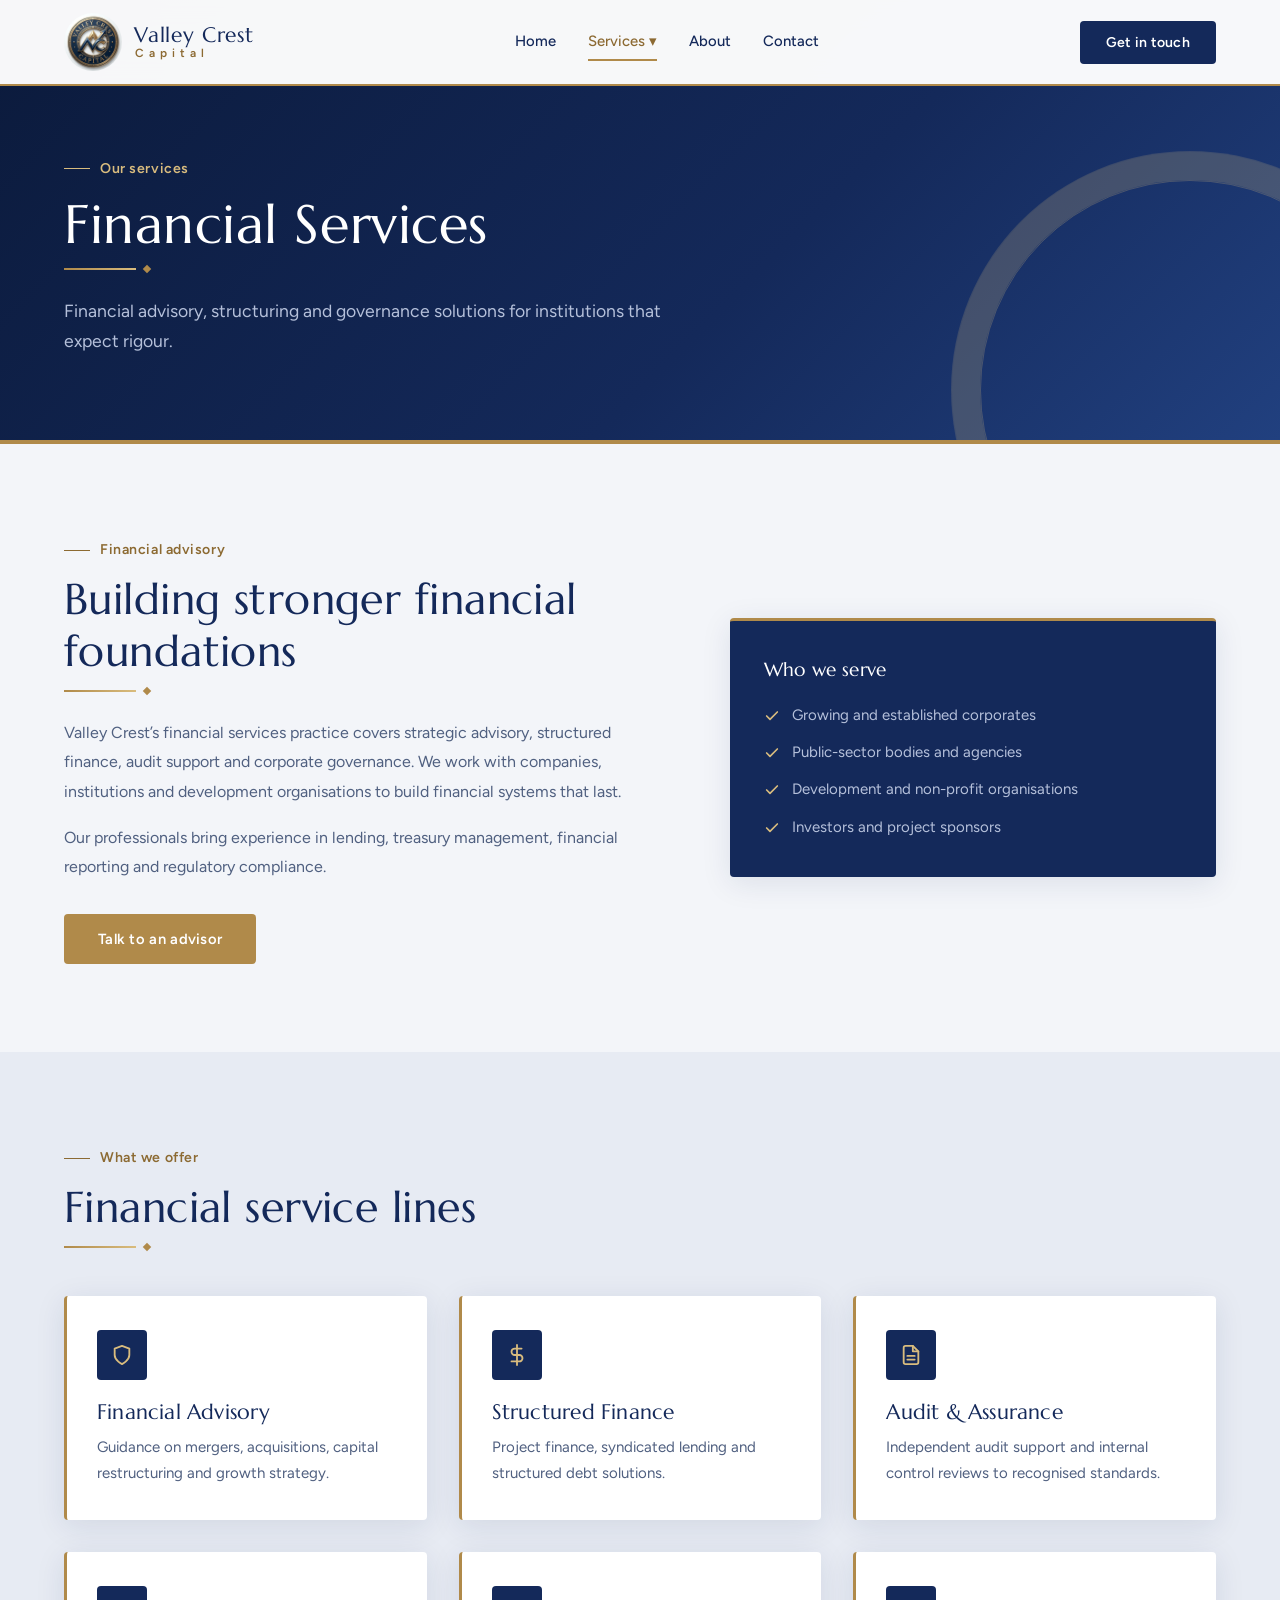
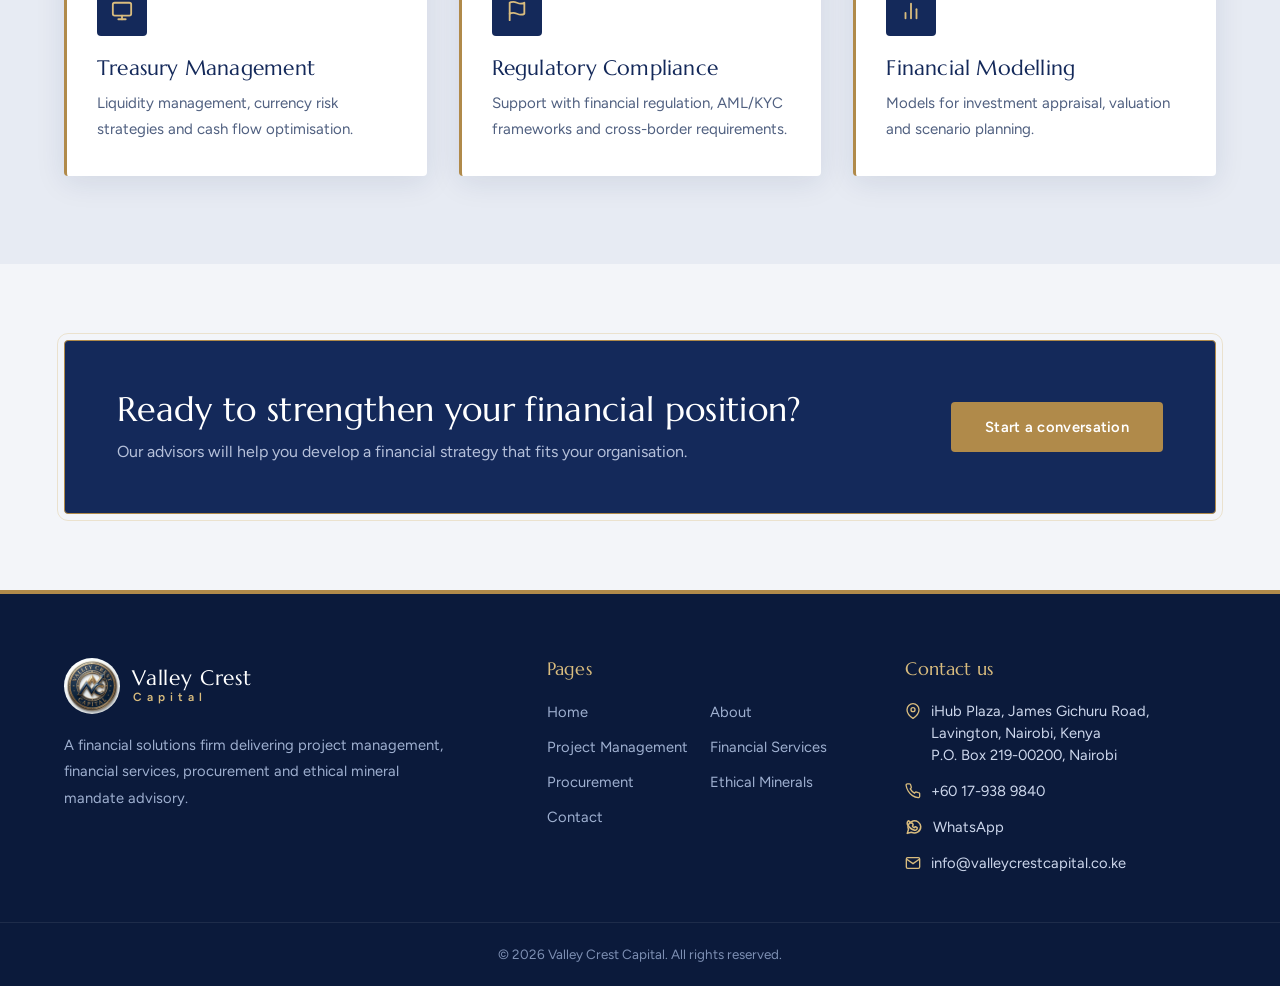
<file: financial-services.html>
<!DOCTYPE html>
<html lang="en">
<head>
  <meta charset="UTF-8">
  <meta name="viewport" content="width=device-width, initial-scale=1.0">
  <title>Financial Advisory & Structured Finance in Kenya | Valley Crest</title>
  <meta name="description" content="Financial advisory, structured finance, audit support, treasury management and regulatory compliance support in Kenya.">
  <meta name="robots" content="index, follow">
  <link rel="canonical" href="https://valleycrestcapital.co.ke/financial-services.html">
  <meta property="og:type" content="website">
  <meta property="og:locale" content="en_KE">
  <meta property="og:site_name" content="Valley Crest Capital">
  <meta property="og:title" content="Financial Advisory & Structured Finance in Kenya">
  <meta property="og:description" content="Capital structuring, treasury, audit support and regulatory compliance advisory.">
  <meta property="og:url" content="https://valleycrestcapital.co.ke/financial-services.html">
  <meta property="og:image" content="https://valleycrestcapital.co.ke/logo.png">
  <meta name="twitter:card" content="summary_large_image">
  <meta name="twitter:title" content="Financial Advisory & Structured Finance in Kenya">
  <meta name="twitter:description" content="Strengthen your organisation's financial foundations.">
  <meta name="twitter:image" content="https://valleycrestcapital.co.ke/logo.png">
  <link rel="stylesheet" href="style.css">
  <link rel="icon" href="favicon.png" type="image/png">
  <link rel="apple-touch-icon" href="favicon.png">
  <link rel="manifest" href="manifest.json">
  <meta name="theme-color" content="#14295A">
</head>
<body>
  <header class="site-header" id="site-header"><div class="header__inner container"><a href="index.html" class="header__brand"><img src="logo.png" alt="Valley Crest Capital logo" class="header__logo"><div><span class="brand-name">Valley Crest</span><span class="brand-sub">Capital</span></div></a><nav class="header__nav" id="main-nav" aria-label="Main navigation"><ul class="header__nav-list"><li><a href="index.html" class="nav-link">Home</a></li><li class="has-dropdown"><a href="#" class="nav-link nav-link--dropdown" aria-haspopup="true">Services &#9662;</a><ul class="dropdown"><li><a href="project-management.html">Project Management</a></li><li><a href="financial-services.html">Financial Services</a></li><li><a href="procurement-services.html">Procurement Services</a></li><li><a href="ethical-mineral-mandate.html">Ethical Mineral Mandate</a></li></ul></li><li><a href="about.html" class="nav-link">About</a></li><li><a href="contact.html" class="nav-link">Contact</a></li></ul></nav><div class="header__actions"><a href="contact.html" class="btn btn--gold header__cta">Get in touch</a><button class="header__toggle" id="menu-toggle" aria-label="Toggle navigation" aria-expanded="false"><span></span><span></span><span></span></button></div></div></header>
  <main>
    <section class="page-hero"><div class="container"><span class="section__label">Our services</span><h1>Financial Services</h1><div class="gold-bar"></div><p>Financial advisory, structuring and governance solutions for institutions that expect rigour.</p></div></section>
    <section class="section"><div class="container split">
      <div class="lead"><span class="section__label">Financial advisory</span><h2 class="section__title">Building stronger financial foundations</h2><div class="gold-bar"></div>
        <p>Valley Crest’s financial services practice covers strategic advisory, structured finance, audit support and corporate governance. We work with companies, institutions and development organisations to build financial systems that last.</p>
        <p>Our professionals bring experience in lending, treasury management, financial reporting and regulatory compliance.</p>
        <a href="contact.html" class="btn btn--gold mt">Talk to an advisor</a></div>
      <div class="panel"><h3>Who we serve</h3><ul class="ticks"><li><svg width="16" height="16" fill="none" stroke="currentColor" stroke-width="2.5" stroke-linecap="round" stroke-linejoin="round" viewBox="0 0 24 24"><polyline points="20 6 9 17 4 12"/></svg><span>Growing and established corporates</span></li><li><svg width="16" height="16" fill="none" stroke="currentColor" stroke-width="2.5" stroke-linecap="round" stroke-linejoin="round" viewBox="0 0 24 24"><polyline points="20 6 9 17 4 12"/></svg><span>Public-sector bodies and agencies</span></li><li><svg width="16" height="16" fill="none" stroke="currentColor" stroke-width="2.5" stroke-linecap="round" stroke-linejoin="round" viewBox="0 0 24 24"><polyline points="20 6 9 17 4 12"/></svg><span>Development and non-profit organisations</span></li><li><svg width="16" height="16" fill="none" stroke="currentColor" stroke-width="2.5" stroke-linecap="round" stroke-linejoin="round" viewBox="0 0 24 24"><polyline points="20 6 9 17 4 12"/></svg><span>Investors and project sponsors</span></li></ul></div>
    </div></section>
    <section class="section section--alt"><div class="container">
      <span class="section__label">What we offer</span><h2 class="section__title">Financial service lines</h2><div class="gold-bar"></div>
      <div class="grid-3 mtop">
        <div class="card"><div class="card__icon"><svg width="22" height="22" fill="none" stroke="currentColor" stroke-width="2" stroke-linecap="round" stroke-linejoin="round" viewBox="0 0 24 24"><path d="M12 22s8-4 8-10V5l-8-3-8 3v7c0 6 8 10 8 10z"/></svg></div><h3>Financial Advisory</h3><p>Guidance on mergers, acquisitions, capital restructuring and growth strategy.</p></div>
        <div class="card"><div class="card__icon"><svg width="22" height="22" fill="none" stroke="currentColor" stroke-width="2" stroke-linecap="round" stroke-linejoin="round" viewBox="0 0 24 24"><line x1="12" y1="1" x2="12" y2="23"/><path d="M17 5H9.5a3.5 3.5 0 000 7h5a3.5 3.5 0 010 7H6"/></svg></div><h3>Structured Finance</h3><p>Project finance, syndicated lending and structured debt solutions.</p></div>
        <div class="card"><div class="card__icon"><svg width="22" height="22" fill="none" stroke="currentColor" stroke-width="2" stroke-linecap="round" stroke-linejoin="round" viewBox="0 0 24 24"><path d="M14 2H6a2 2 0 00-2 2v16a2 2 0 002 2h12a2 2 0 002-2V8z"/><polyline points="14 2 14 8 20 8"/><line x1="16" y1="13" x2="8" y2="13"/><line x1="16" y1="17" x2="8" y2="17"/></svg></div><h3>Audit &amp; Assurance</h3><p>Independent audit support and internal control reviews to recognised standards.</p></div>
        <div class="card"><div class="card__icon"><svg width="22" height="22" fill="none" stroke="currentColor" stroke-width="2" stroke-linecap="round" stroke-linejoin="round" viewBox="0 0 24 24"><rect x="2" y="3" width="20" height="14" rx="2"/><line x1="8" y1="21" x2="16" y2="21"/><line x1="12" y1="17" x2="12" y2="21"/></svg></div><h3>Treasury Management</h3><p>Liquidity management, currency risk strategies and cash flow optimisation.</p></div>
        <div class="card"><div class="card__icon"><svg width="22" height="22" fill="none" stroke="currentColor" stroke-width="2" stroke-linecap="round" stroke-linejoin="round" viewBox="0 0 24 24"><path d="M4 15s1-1 4-1 5 2 8 2 4-1 4-1V3s-1 1-4 1-5-2-8-2-4 1-4 1z"/><line x1="4" y1="22" x2="4" y2="15"/></svg></div><h3>Regulatory Compliance</h3><p>Support with financial regulation, AML/KYC frameworks and cross-border requirements.</p></div>
        <div class="card"><div class="card__icon"><svg width="22" height="22" fill="none" stroke="currentColor" stroke-width="2" stroke-linecap="round" stroke-linejoin="round" viewBox="0 0 24 24"><line x1="18" y1="20" x2="18" y2="10"/><line x1="12" y1="20" x2="12" y2="4"/><line x1="6" y1="20" x2="6" y2="14"/></svg></div><h3>Financial Modelling</h3><p>Models for investment appraisal, valuation and scenario planning.</p></div>
      </div>
    </div></section>
    <section class="cta"><div class="container cta__inner"><div><h2>Ready to strengthen your financial position?</h2><p>Our advisors will help you develop a financial strategy that fits your organisation.</p></div><a href="contact.html" class="btn btn--gold">Start a conversation</a></div></section>
  </main>
  <footer class="site-footer"><div class="footer__top container"><div><a href="index.html" class="footer__brand-link"><img src="logo.png" alt="Valley Crest Capital logo" class="footer__logo"><div><span class="brand-name">Valley Crest</span><span class="brand-sub">Capital</span></div></a><p class="footer__desc">A financial solutions firm delivering project management, financial services, procurement and ethical mineral mandate advisory.</p></div><div><h4 class="footer__heading">Pages</h4><ul class="footer__grid"><li><a href="index.html">Home</a></li><li><a href="about.html">About</a></li><li><a href="project-management.html">Project Management</a></li><li><a href="financial-services.html">Financial Services</a></li><li><a href="procurement-services.html">Procurement</a></li><li><a href="ethical-mineral-mandate.html">Ethical Minerals</a></li><li><a href="contact.html">Contact</a></li></ul></div><div><h4 class="footer__heading">Contact us</h4><ul class="footer__contact"><li><svg width="16" height="16" fill="none" stroke="currentColor" stroke-width="2" viewBox="0 0 24 24"><path d="M21 10c0 7-9 13-9 13S3 17 3 10a9 9 0 0118 0z"/><circle cx="12" cy="10" r="3"/></svg><span>iHub Plaza, James Gichuru Road,<br>Lavington, Nairobi, Kenya<br>P.O. Box 219-00200, Nairobi</span></li><li><svg width="16" height="16" fill="none" stroke="currentColor" stroke-width="2" viewBox="0 0 24 24"><path d="M22 16.92v3a2 2 0 01-2.18 2 19.79 19.79 0 01-8.63-3.07A19.5 19.5 0 014.72 12 19.79 19.79 0 011.65 3.43 2 2 0 013.62 1.25h3a2 2 0 012 1.72c.13.96.36 1.9.7 2.81a2 2 0 01-.45 2.11L7.91 8.84a16 16 0 006.29 6.29l.96-.96a2 2 0 012.11-.45c.91.34 1.85.57 2.81.7A2 2 0 0122 16.92z"/></svg><a href="tel:+60179389840">+60 17-938 9840</a></li><li><svg class="whatsapp-icon" width="18" height="18" viewBox="0 0 24 24" fill="none" stroke="currentColor" stroke-width="2" stroke-linecap="round" stroke-linejoin="round" aria-hidden="true"><path d="M21 11.5a8.5 8.5 0 0 1-12.7 7.38L3 20.5l1.62-5.18A8.5 8.5 0 1 1 21 11.5Z"/><path d="M8.1 7.1c.2-.45.42-.46.68-.47h.58c.16 0 .38.06.58.34l.82 1.9c.14.31.06.55-.12.74l-.55.62c-.16.17-.27.32-.09.64.43.82 1.15 1.48 1.98 1.94.33.18.51.15.69-.05l.8-.96c.18-.22.39-.26.62-.15l1.68.82c.28.14.42.24.47.38.05.15.05.91-.23 1.76-.26.79-1.53 1.5-2.12 1.61-.53.1-1.23.16-2-.11-.48-.16-1.12-.38-1.92-.74-3.36-1.45-5.55-4.82-5.72-5.05-.17-.23-1.35-1.79-1.35-3.42 0-1.63.85-2.43 1.19-2.76.29-.28.64-.36.85-.36Z"/></svg><a class="whatsapp-link" href="https://wa.me/60179389840?text=Hello%20Valley%20Crest%20Capital" target="_blank" rel="noopener noreferrer">WhatsApp</a></li><li><svg width="16" height="16" fill="none" stroke="currentColor" stroke-width="2" viewBox="0 0 24 24"><path d="M4 4h16a2 2 0 012 2v12a2 2 0 01-2 2H4a2 2 0 01-2-2V6a2 2 0 012-2z"/><polyline points="22,6 12,13 2,6"/></svg><a href="mailto:info@valleycrestcapital.co.ke?subject=Enquiry%20About%20Your%20Services">info@valleycrestcapital.co.ke</a></li></ul></div></div><div class="footer__bottom"><div class="container">&copy; <span id="footer-year"></span> Valley Crest Capital. All rights reserved.</div></div></footer>
  <script src="components.js"></script>
</body>
</html>
</file>
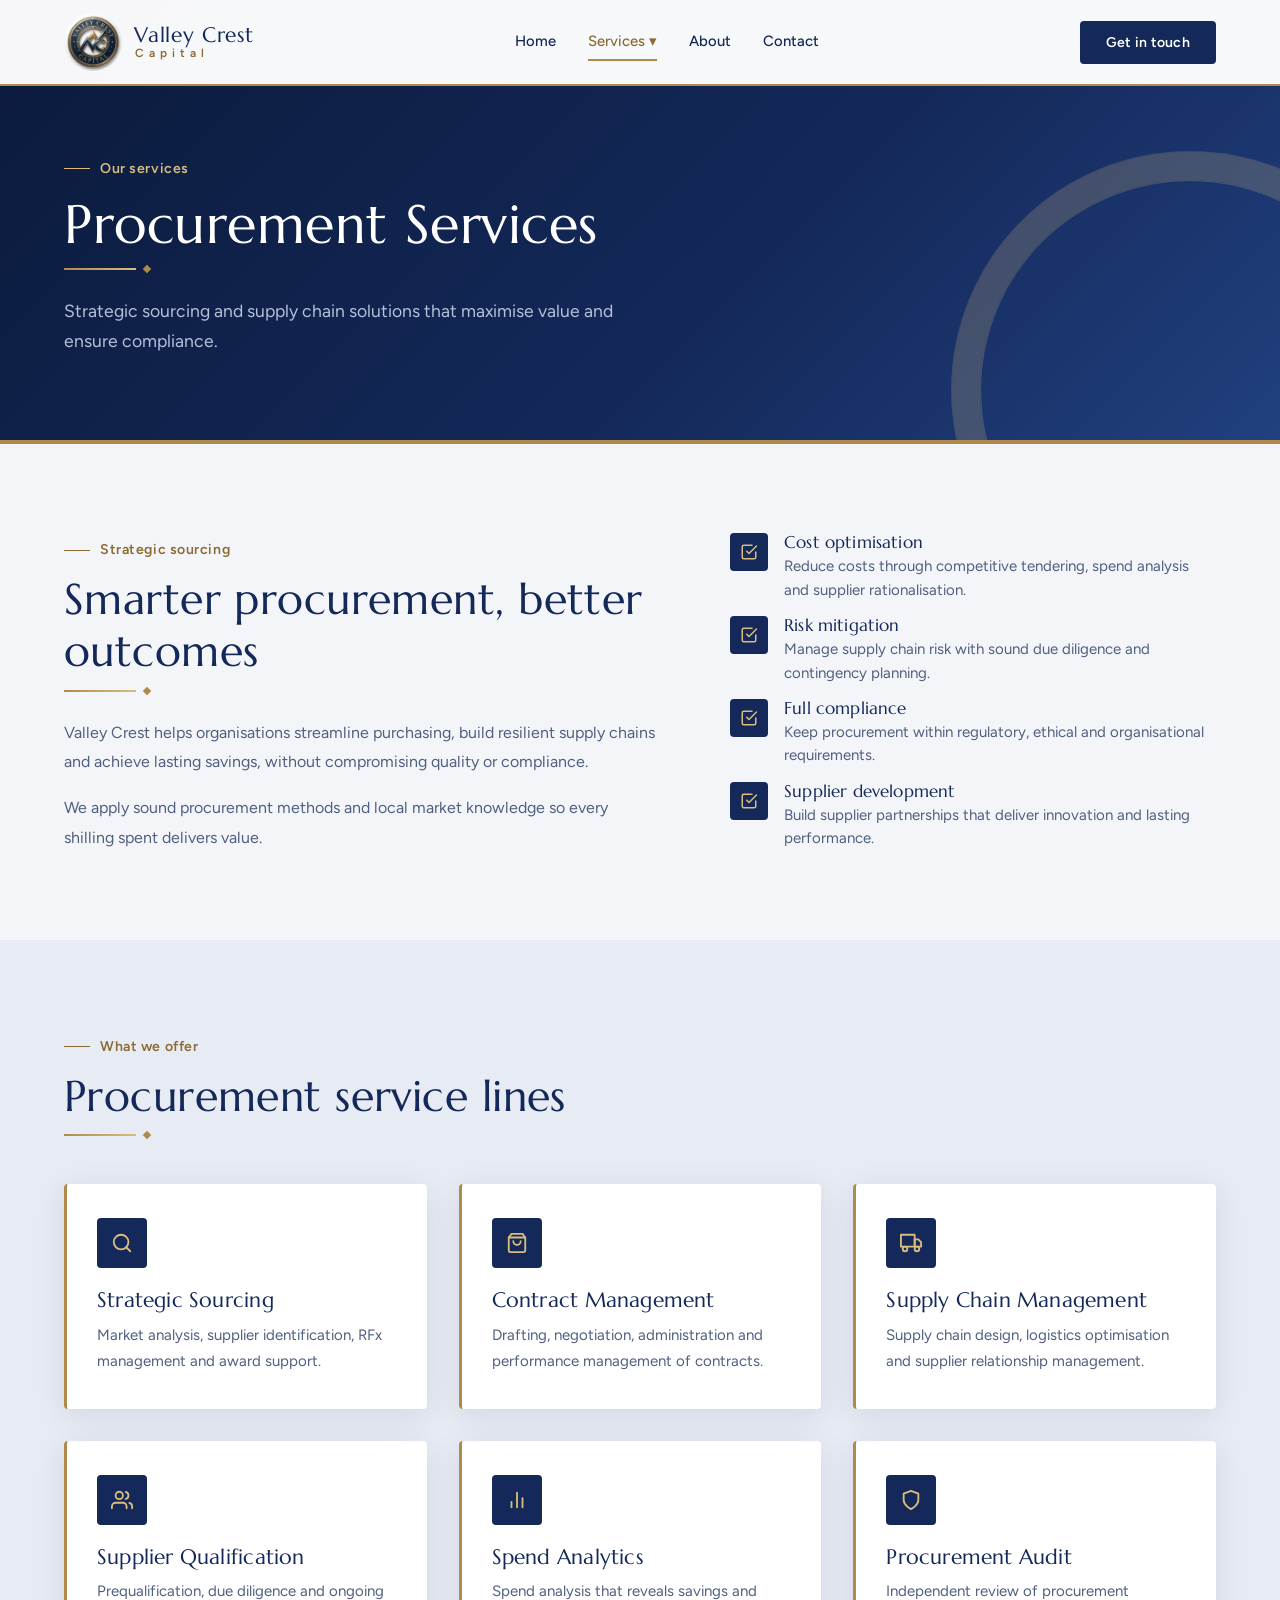
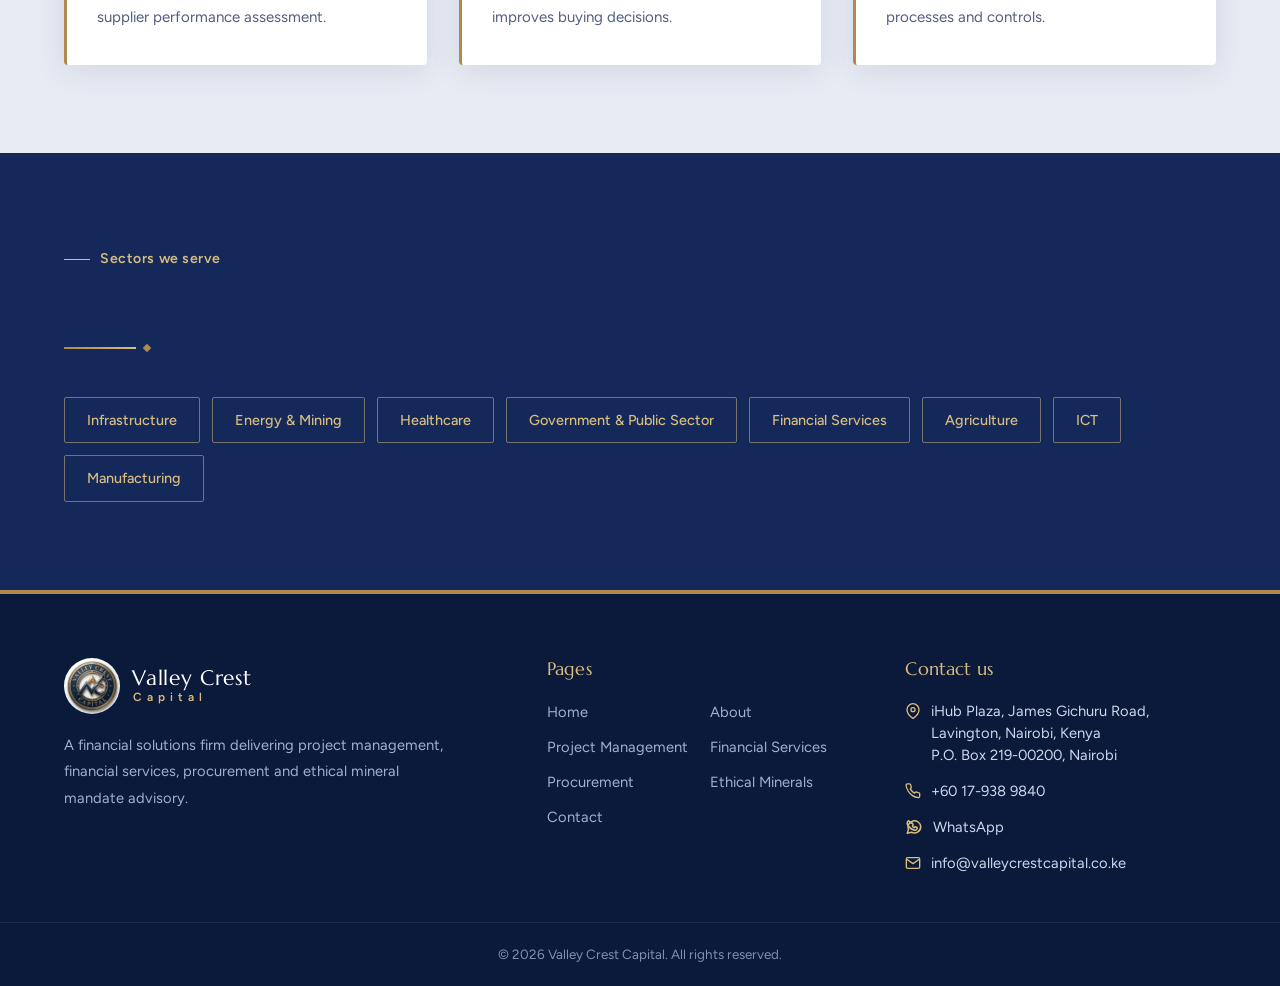
<file: procurement-services.html>
<!DOCTYPE html>
<html lang="en">
<head>
  <meta charset="UTF-8">
  <meta name="viewport" content="width=device-width, initial-scale=1.0">
  <title>Procurement & Supply Chain Services in Kenya | Valley Crest</title>
  <meta name="description" content="Strategic sourcing, supplier qualification, contract management and supply chain advisory for organisations in Kenya.">
  <meta name="robots" content="index, follow">
  <link rel="canonical" href="https://valleycrestcapital.co.ke/procurement-services.html">
  <meta property="og:type" content="website">
  <meta property="og:locale" content="en_KE">
  <meta property="og:site_name" content="Valley Crest Capital">
  <meta property="og:title" content="Procurement & Supply Chain Services in Kenya">
  <meta property="og:description" content="Strategic sourcing, contract management and responsible supply chain advisory.">
  <meta property="og:url" content="https://valleycrestcapital.co.ke/procurement-services.html">
  <meta property="og:image" content="https://valleycrestcapital.co.ke/logo.png">
  <meta name="twitter:card" content="summary_large_image">
  <meta name="twitter:title" content="Procurement & Supply Chain Services in Kenya">
  <meta name="twitter:description" content="Source strategically and manage supply chains with confidence.">
  <meta name="twitter:image" content="https://valleycrestcapital.co.ke/logo.png">
  <link rel="stylesheet" href="style.css">
  <link rel="icon" href="favicon.png" type="image/png">
  <link rel="apple-touch-icon" href="favicon.png">
  <link rel="manifest" href="manifest.json">
  <meta name="theme-color" content="#14295A">
</head>
<body>
  <header class="site-header" id="site-header"><div class="header__inner container"><a href="index.html" class="header__brand"><img src="logo.png" alt="Valley Crest Capital logo" class="header__logo"><div><span class="brand-name">Valley Crest</span><span class="brand-sub">Capital</span></div></a><nav class="header__nav" id="main-nav" aria-label="Main navigation"><ul class="header__nav-list"><li><a href="index.html" class="nav-link">Home</a></li><li class="has-dropdown"><a href="#" class="nav-link nav-link--dropdown" aria-haspopup="true">Services &#9662;</a><ul class="dropdown"><li><a href="project-management.html">Project Management</a></li><li><a href="financial-services.html">Financial Services</a></li><li><a href="procurement-services.html">Procurement Services</a></li><li><a href="ethical-mineral-mandate.html">Ethical Mineral Mandate</a></li></ul></li><li><a href="about.html" class="nav-link">About</a></li><li><a href="contact.html" class="nav-link">Contact</a></li></ul></nav><div class="header__actions"><a href="contact.html" class="btn btn--gold header__cta">Get in touch</a><button class="header__toggle" id="menu-toggle" aria-label="Toggle navigation" aria-expanded="false"><span></span><span></span><span></span></button></div></div></header>
  <main>
    <section class="page-hero"><div class="container"><span class="section__label">Our services</span><h1>Procurement Services</h1><div class="gold-bar"></div><p>Strategic sourcing and supply chain solutions that maximise value and ensure compliance.</p></div></section>
    <section class="section"><div class="container split">
      <div class="lead"><span class="section__label">Strategic sourcing</span><h2 class="section__title">Smarter procurement, better outcomes</h2><div class="gold-bar"></div>
        <p>Valley Crest helps organisations streamline purchasing, build resilient supply chains and achieve lasting savings, without compromising quality or compliance.</p>
        <p>We apply sound procurement methods and local market knowledge so every shilling spent delivers value.</p></div>
      <ul class="ticks ticks--light"><li><div class="tick-dot"><svg width="18" height="18" fill="none" stroke="currentColor" stroke-width="2" stroke-linecap="round" stroke-linejoin="round" viewBox="0 0 24 24"><path d="M9 11l3 3L22 4"/><path d="M21 12v7a2 2 0 01-2 2H5a2 2 0 01-2-2V5a2 2 0 012-2h11"/></svg></div><div><h4>Cost optimisation</h4><p>Reduce costs through competitive tendering, spend analysis and supplier rationalisation.</p></div></li><li><div class="tick-dot"><svg width="18" height="18" fill="none" stroke="currentColor" stroke-width="2" stroke-linecap="round" stroke-linejoin="round" viewBox="0 0 24 24"><path d="M9 11l3 3L22 4"/><path d="M21 12v7a2 2 0 01-2 2H5a2 2 0 01-2-2V5a2 2 0 012-2h11"/></svg></div><div><h4>Risk mitigation</h4><p>Manage supply chain risk with sound due diligence and contingency planning.</p></div></li><li><div class="tick-dot"><svg width="18" height="18" fill="none" stroke="currentColor" stroke-width="2" stroke-linecap="round" stroke-linejoin="round" viewBox="0 0 24 24"><path d="M9 11l3 3L22 4"/><path d="M21 12v7a2 2 0 01-2 2H5a2 2 0 01-2-2V5a2 2 0 012-2h11"/></svg></div><div><h4>Full compliance</h4><p>Keep procurement within regulatory, ethical and organisational requirements.</p></div></li><li><div class="tick-dot"><svg width="18" height="18" fill="none" stroke="currentColor" stroke-width="2" stroke-linecap="round" stroke-linejoin="round" viewBox="0 0 24 24"><path d="M9 11l3 3L22 4"/><path d="M21 12v7a2 2 0 01-2 2H5a2 2 0 01-2-2V5a2 2 0 012-2h11"/></svg></div><div><h4>Supplier development</h4><p>Build supplier partnerships that deliver innovation and lasting performance.</p></div></li></ul>
    </div></section>
    <section class="section section--alt"><div class="container">
      <span class="section__label">What we offer</span><h2 class="section__title">Procurement service lines</h2><div class="gold-bar"></div>
      <div class="grid-3 mtop">
        <div class="card"><div class="card__icon"><svg width="22" height="22" fill="none" stroke="currentColor" stroke-width="2" stroke-linecap="round" stroke-linejoin="round" viewBox="0 0 24 24"><circle cx="11" cy="11" r="8"/><line x1="21" y1="21" x2="16.65" y2="16.65"/></svg></div><h3>Strategic Sourcing</h3><p>Market analysis, supplier identification, RFx management and award support.</p></div>
        <div class="card"><div class="card__icon"><svg width="22" height="22" fill="none" stroke="currentColor" stroke-width="2" stroke-linecap="round" stroke-linejoin="round" viewBox="0 0 24 24"><path d="M6 2L3 6v14a2 2 0 002 2h14a2 2 0 002-2V6l-3-4z"/><line x1="3" y1="6" x2="21" y2="6"/><path d="M16 10a4 4 0 01-8 0"/></svg></div><h3>Contract Management</h3><p>Drafting, negotiation, administration and performance management of contracts.</p></div>
        <div class="card"><div class="card__icon"><svg width="22" height="22" fill="none" stroke="currentColor" stroke-width="2" stroke-linecap="round" stroke-linejoin="round" viewBox="0 0 24 24"><rect x="1" y="3" width="15" height="13"/><polygon points="16 8 20 8 23 11 23 16 16 16 16 8"/><circle cx="5.5" cy="18.5" r="2.5"/><circle cx="18.5" cy="18.5" r="2.5"/></svg></div><h3>Supply Chain Management</h3><p>Supply chain design, logistics optimisation and supplier relationship management.</p></div>
        <div class="card"><div class="card__icon"><svg width="22" height="22" fill="none" stroke="currentColor" stroke-width="2" stroke-linecap="round" stroke-linejoin="round" viewBox="0 0 24 24"><path d="M17 21v-2a4 4 0 00-4-4H5a4 4 0 00-4 4v2"/><circle cx="9" cy="7" r="4"/><path d="M23 21v-2a4 4 0 00-3-3.87M16 3.13a4 4 0 010 7.75"/></svg></div><h3>Supplier Qualification</h3><p>Prequalification, due diligence and ongoing supplier performance assessment.</p></div>
        <div class="card"><div class="card__icon"><svg width="22" height="22" fill="none" stroke="currentColor" stroke-width="2" stroke-linecap="round" stroke-linejoin="round" viewBox="0 0 24 24"><line x1="18" y1="20" x2="18" y2="10"/><line x1="12" y1="20" x2="12" y2="4"/><line x1="6" y1="20" x2="6" y2="14"/></svg></div><h3>Spend Analytics</h3><p>Spend analysis that reveals savings and improves buying decisions.</p></div>
        <div class="card"><div class="card__icon"><svg width="22" height="22" fill="none" stroke="currentColor" stroke-width="2" stroke-linecap="round" stroke-linejoin="round" viewBox="0 0 24 24"><path d="M12 22s8-4 8-10V5l-8-3-8 3v7c0 6 8 10 8 10z"/></svg></div><h3>Procurement Audit</h3><p>Independent review of procurement processes and controls.</p></div>
      </div>
    </div></section>
    <section class="section section--dark"><div class="container">
      <span class="section__label">Sectors we serve</span><h2 class="section__title">Industry experience</h2><div class="gold-bar"></div>
      <div class="tags mtop"><div class="tag">Infrastructure</div><div class="tag">Energy &amp; Mining</div><div class="tag">Healthcare</div><div class="tag">Government &amp; Public Sector</div><div class="tag">Financial Services</div><div class="tag">Agriculture</div><div class="tag">ICT</div><div class="tag">Manufacturing</div></div>
    </div></section>
  </main>
  <footer class="site-footer"><div class="footer__top container"><div><a href="index.html" class="footer__brand-link"><img src="logo.png" alt="Valley Crest Capital logo" class="footer__logo"><div><span class="brand-name">Valley Crest</span><span class="brand-sub">Capital</span></div></a><p class="footer__desc">A financial solutions firm delivering project management, financial services, procurement and ethical mineral mandate advisory.</p></div><div><h4 class="footer__heading">Pages</h4><ul class="footer__grid"><li><a href="index.html">Home</a></li><li><a href="about.html">About</a></li><li><a href="project-management.html">Project Management</a></li><li><a href="financial-services.html">Financial Services</a></li><li><a href="procurement-services.html">Procurement</a></li><li><a href="ethical-mineral-mandate.html">Ethical Minerals</a></li><li><a href="contact.html">Contact</a></li></ul></div><div><h4 class="footer__heading">Contact us</h4><ul class="footer__contact"><li><svg width="16" height="16" fill="none" stroke="currentColor" stroke-width="2" viewBox="0 0 24 24"><path d="M21 10c0 7-9 13-9 13S3 17 3 10a9 9 0 0118 0z"/><circle cx="12" cy="10" r="3"/></svg><span>iHub Plaza, James Gichuru Road,<br>Lavington, Nairobi, Kenya<br>P.O. Box 219-00200, Nairobi</span></li><li><svg width="16" height="16" fill="none" stroke="currentColor" stroke-width="2" viewBox="0 0 24 24"><path d="M22 16.92v3a2 2 0 01-2.18 2 19.79 19.79 0 01-8.63-3.07A19.5 19.5 0 014.72 12 19.79 19.79 0 011.65 3.43 2 2 0 013.62 1.25h3a2 2 0 012 1.72c.13.96.36 1.9.7 2.81a2 2 0 01-.45 2.11L7.91 8.84a16 16 0 006.29 6.29l.96-.96a2 2 0 012.11-.45c.91.34 1.85.57 2.81.7A2 2 0 0122 16.92z"/></svg><a href="tel:+60179389840">+60 17-938 9840</a></li><li><svg class="whatsapp-icon" width="18" height="18" viewBox="0 0 24 24" fill="none" stroke="currentColor" stroke-width="2" stroke-linecap="round" stroke-linejoin="round" aria-hidden="true"><path d="M21 11.5a8.5 8.5 0 0 1-12.7 7.38L3 20.5l1.62-5.18A8.5 8.5 0 1 1 21 11.5Z"/><path d="M8.1 7.1c.2-.45.42-.46.68-.47h.58c.16 0 .38.06.58.34l.82 1.9c.14.31.06.55-.12.74l-.55.62c-.16.17-.27.32-.09.64.43.82 1.15 1.48 1.98 1.94.33.18.51.15.69-.05l.8-.96c.18-.22.39-.26.62-.15l1.68.82c.28.14.42.24.47.38.05.15.05.91-.23 1.76-.26.79-1.53 1.5-2.12 1.61-.53.1-1.23.16-2-.11-.48-.16-1.12-.38-1.92-.74-3.36-1.45-5.55-4.82-5.72-5.05-.17-.23-1.35-1.79-1.35-3.42 0-1.63.85-2.43 1.19-2.76.29-.28.64-.36.85-.36Z"/></svg><a class="whatsapp-link" href="https://wa.me/60179389840?text=Hello%20Valley%20Crest%20Capital" target="_blank" rel="noopener noreferrer">WhatsApp</a></li><li><svg width="16" height="16" fill="none" stroke="currentColor" stroke-width="2" viewBox="0 0 24 24"><path d="M4 4h16a2 2 0 012 2v12a2 2 0 01-2 2H4a2 2 0 01-2-2V6a2 2 0 012-2z"/><polyline points="22,6 12,13 2,6"/></svg><a href="mailto:info@valleycrestcapital.co.ke?subject=Enquiry%20About%20Your%20Services">info@valleycrestcapital.co.ke</a></li></ul></div></div><div class="footer__bottom"><div class="container">&copy; <span id="footer-year"></span> Valley Crest Capital. All rights reserved.</div></div></footer>
  <script src="components.js"></script>
</body>
</html>
</file>
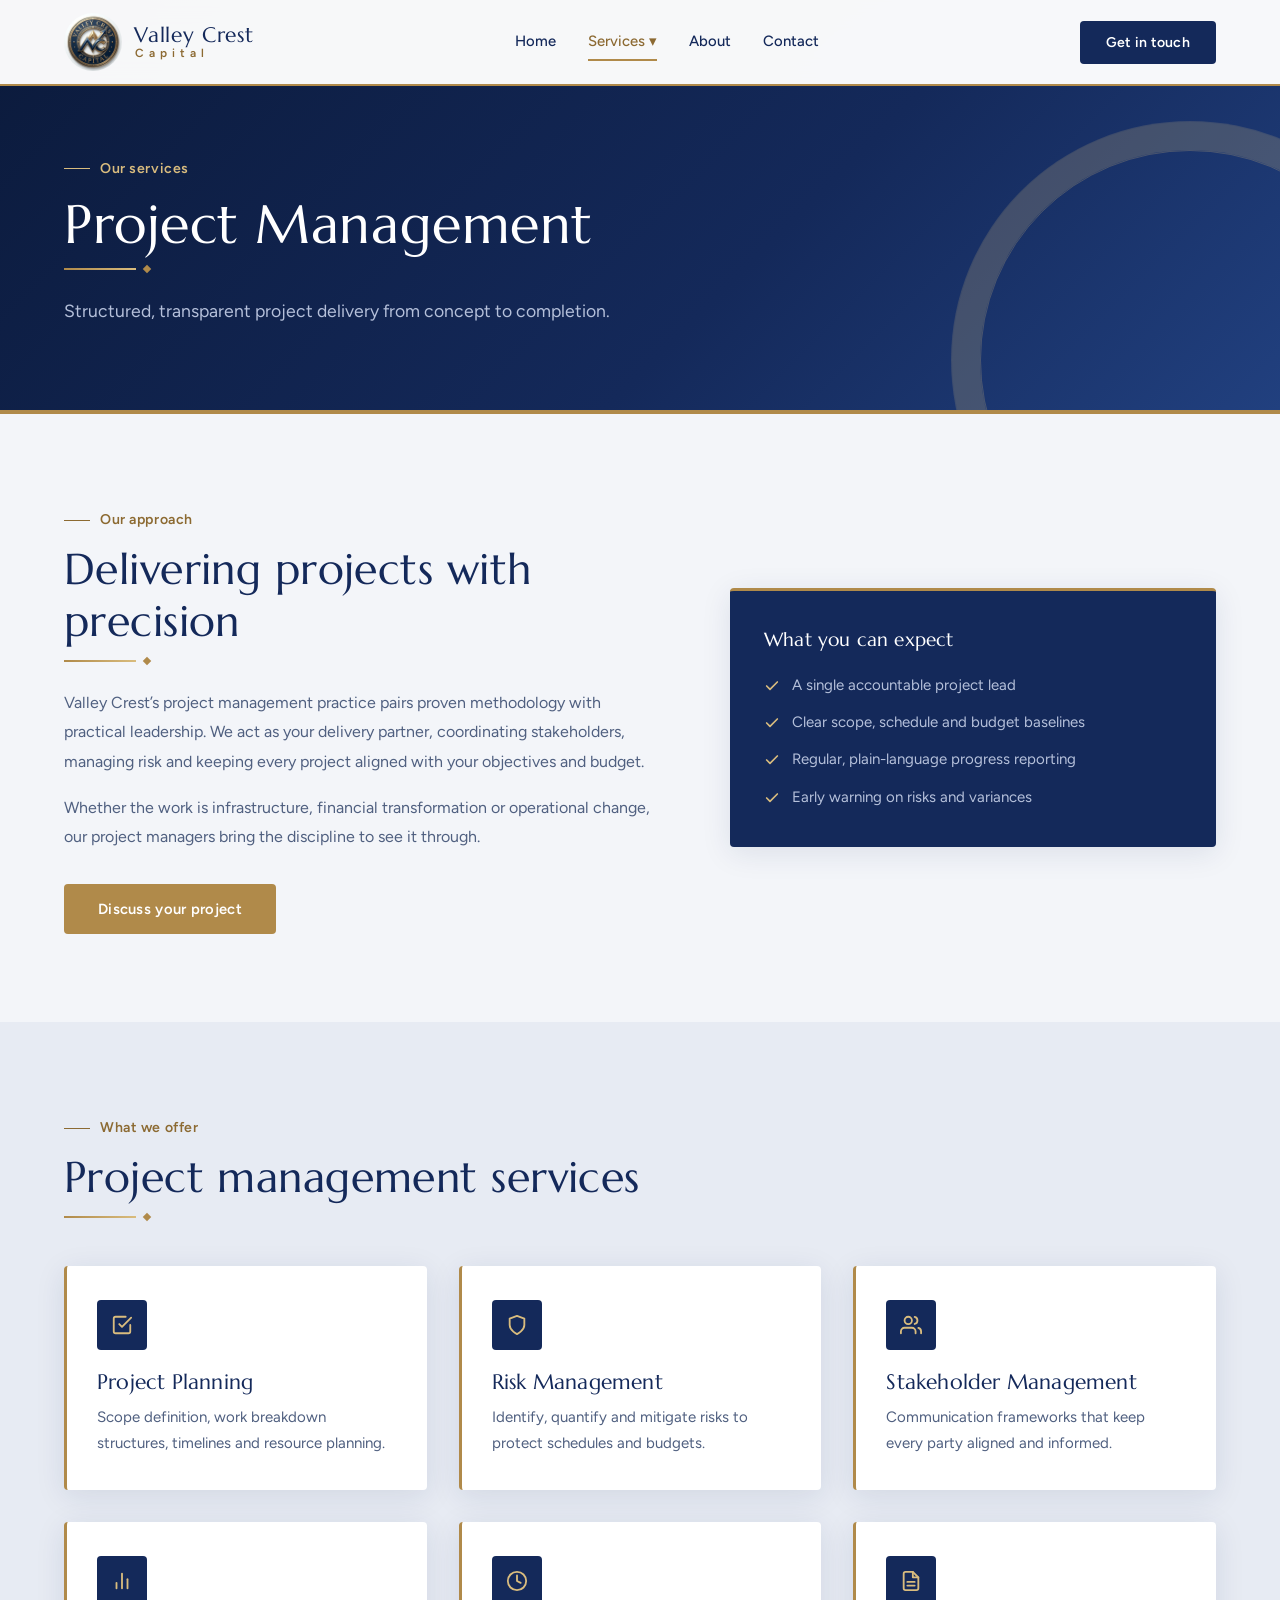
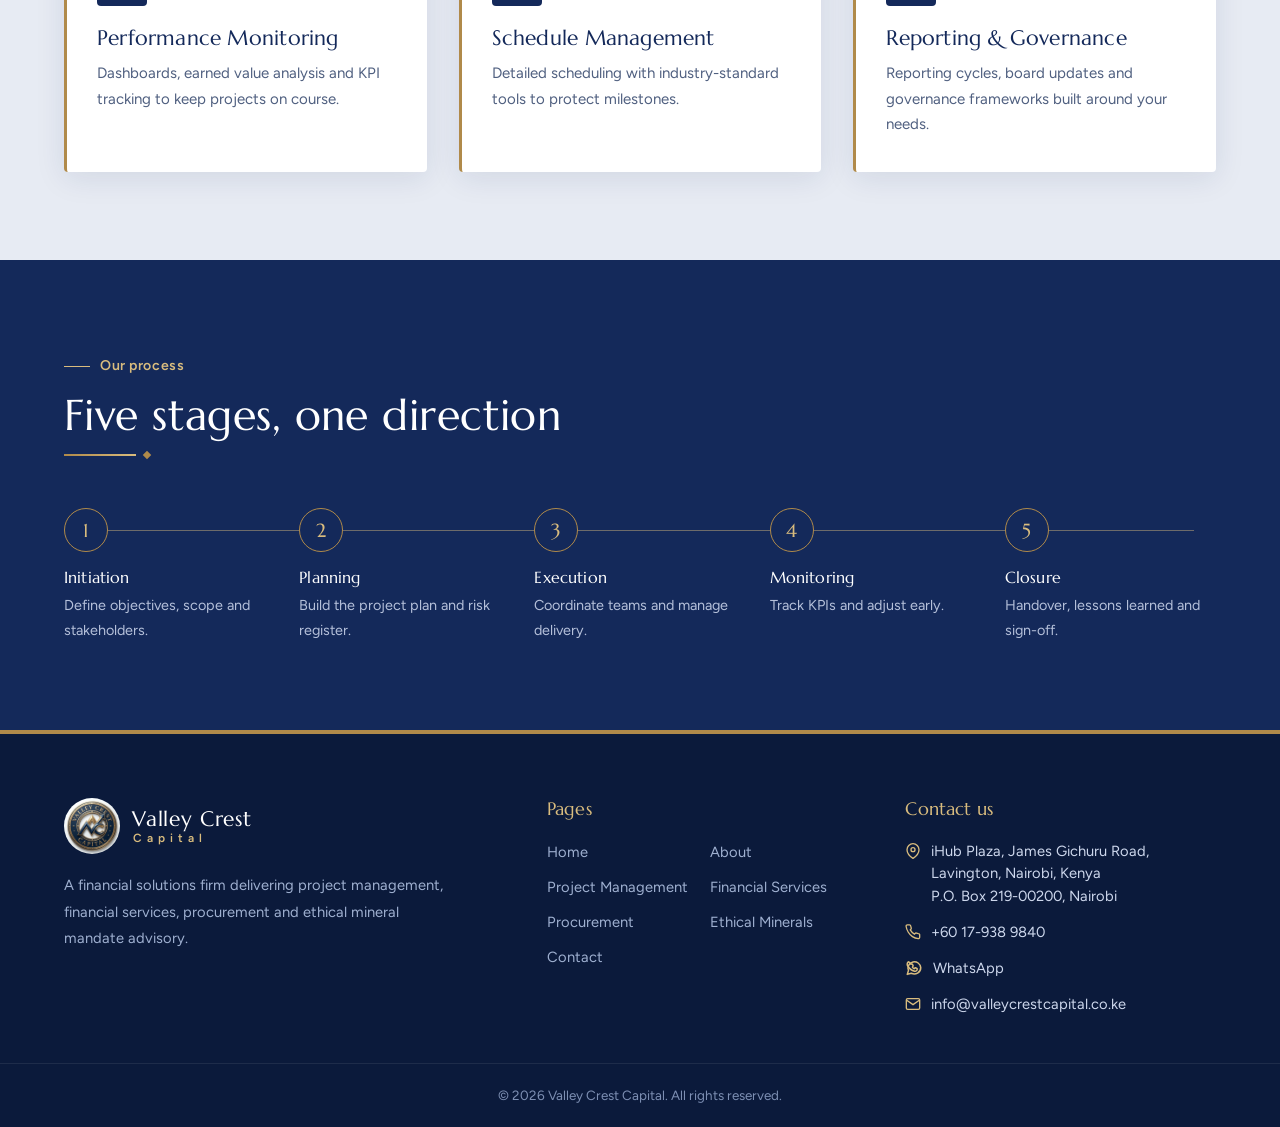
<file: project-management.html>
<!DOCTYPE html>
<html lang="en">
<head>
  <meta charset="UTF-8">
  <meta name="viewport" content="width=device-width, initial-scale=1.0">
  <title>Project Management Services in Kenya | Valley Crest Capital</title>
  <meta name="description" content="Project planning, delivery oversight, risk management and stakeholder coordination for organisations across Kenya and the region.">
  <meta name="robots" content="index, follow">
  <link rel="canonical" href="https://valleycrestcapital.co.ke/project-management.html">
  <meta property="og:type" content="website">
  <meta property="og:locale" content="en_KE">
  <meta property="og:site_name" content="Valley Crest Capital">
  <meta property="og:title" content="Project Management Services in Kenya">
  <meta property="og:description" content="Planning, delivery oversight, risk management and stakeholder coordination.">
  <meta property="og:url" content="https://valleycrestcapital.co.ke/project-management.html">
  <meta property="og:image" content="https://valleycrestcapital.co.ke/logo.png">
  <meta name="twitter:card" content="summary_large_image">
  <meta name="twitter:title" content="Project Management Services in Kenya">
  <meta name="twitter:description" content="End-to-end project delivery support from Nairobi.">
  <meta name="twitter:image" content="https://valleycrestcapital.co.ke/logo.png">
  <link rel="stylesheet" href="style.css">
  <link rel="icon" href="favicon.png" type="image/png">
  <link rel="apple-touch-icon" href="favicon.png">
  <link rel="manifest" href="manifest.json">
  <meta name="theme-color" content="#14295A">
</head>
<body>
  <header class="site-header" id="site-header"><div class="header__inner container"><a href="index.html" class="header__brand"><img src="logo.png" alt="Valley Crest Capital logo" class="header__logo"><div><span class="brand-name">Valley Crest</span><span class="brand-sub">Capital</span></div></a><nav class="header__nav" id="main-nav" aria-label="Main navigation"><ul class="header__nav-list"><li><a href="index.html" class="nav-link">Home</a></li><li class="has-dropdown"><a href="#" class="nav-link nav-link--dropdown" aria-haspopup="true">Services &#9662;</a><ul class="dropdown"><li><a href="project-management.html">Project Management</a></li><li><a href="financial-services.html">Financial Services</a></li><li><a href="procurement-services.html">Procurement Services</a></li><li><a href="ethical-mineral-mandate.html">Ethical Mineral Mandate</a></li></ul></li><li><a href="about.html" class="nav-link">About</a></li><li><a href="contact.html" class="nav-link">Contact</a></li></ul></nav><div class="header__actions"><a href="contact.html" class="btn btn--gold header__cta">Get in touch</a><button class="header__toggle" id="menu-toggle" aria-label="Toggle navigation" aria-expanded="false"><span></span><span></span><span></span></button></div></div></header>
  <main>
    <section class="page-hero"><div class="container"><span class="section__label">Our services</span><h1>Project Management</h1><div class="gold-bar"></div><p>Structured, transparent project delivery from concept to completion.</p></div></section>
    <section class="section"><div class="container split">
      <div class="lead"><span class="section__label">Our approach</span><h2 class="section__title">Delivering projects with precision</h2><div class="gold-bar"></div>
        <p>Valley Crest’s project management practice pairs proven methodology with practical leadership. We act as your delivery partner, coordinating stakeholders, managing risk and keeping every project aligned with your objectives and budget.</p>
        <p>Whether the work is infrastructure, financial transformation or operational change, our project managers bring the discipline to see it through.</p>
        <a href="contact.html" class="btn btn--gold mt">Discuss your project</a></div>
      <div class="panel"><h3>What you can expect</h3><ul class="ticks"><li><svg width="16" height="16" fill="none" stroke="currentColor" stroke-width="2.5" stroke-linecap="round" stroke-linejoin="round" viewBox="0 0 24 24"><polyline points="20 6 9 17 4 12"/></svg><span>A single accountable project lead</span></li><li><svg width="16" height="16" fill="none" stroke="currentColor" stroke-width="2.5" stroke-linecap="round" stroke-linejoin="round" viewBox="0 0 24 24"><polyline points="20 6 9 17 4 12"/></svg><span>Clear scope, schedule and budget baselines</span></li><li><svg width="16" height="16" fill="none" stroke="currentColor" stroke-width="2.5" stroke-linecap="round" stroke-linejoin="round" viewBox="0 0 24 24"><polyline points="20 6 9 17 4 12"/></svg><span>Regular, plain-language progress reporting</span></li><li><svg width="16" height="16" fill="none" stroke="currentColor" stroke-width="2.5" stroke-linecap="round" stroke-linejoin="round" viewBox="0 0 24 24"><polyline points="20 6 9 17 4 12"/></svg><span>Early warning on risks and variances</span></li></ul></div>
    </div></section>
    <section class="section section--alt"><div class="container">
      <span class="section__label">What we offer</span><h2 class="section__title">Project management services</h2><div class="gold-bar"></div>
      <div class="grid-3 mtop">
        <div class="card"><div class="card__icon"><svg width="22" height="22" fill="none" stroke="currentColor" stroke-width="2" stroke-linecap="round" stroke-linejoin="round" viewBox="0 0 24 24"><path d="M9 11l3 3L22 4"/><path d="M21 12v7a2 2 0 01-2 2H5a2 2 0 01-2-2V5a2 2 0 012-2h11"/></svg></div><h3>Project Planning</h3><p>Scope definition, work breakdown structures, timelines and resource planning.</p></div>
        <div class="card"><div class="card__icon"><svg width="22" height="22" fill="none" stroke="currentColor" stroke-width="2" stroke-linecap="round" stroke-linejoin="round" viewBox="0 0 24 24"><path d="M12 22s8-4 8-10V5l-8-3-8 3v7c0 6 8 10 8 10z"/></svg></div><h3>Risk Management</h3><p>Identify, quantify and mitigate risks to protect schedules and budgets.</p></div>
        <div class="card"><div class="card__icon"><svg width="22" height="22" fill="none" stroke="currentColor" stroke-width="2" stroke-linecap="round" stroke-linejoin="round" viewBox="0 0 24 24"><path d="M17 21v-2a4 4 0 00-4-4H5a4 4 0 00-4 4v2"/><circle cx="9" cy="7" r="4"/><path d="M23 21v-2a4 4 0 00-3-3.87M16 3.13a4 4 0 010 7.75"/></svg></div><h3>Stakeholder Management</h3><p>Communication frameworks that keep every party aligned and informed.</p></div>
        <div class="card"><div class="card__icon"><svg width="22" height="22" fill="none" stroke="currentColor" stroke-width="2" stroke-linecap="round" stroke-linejoin="round" viewBox="0 0 24 24"><line x1="18" y1="20" x2="18" y2="10"/><line x1="12" y1="20" x2="12" y2="4"/><line x1="6" y1="20" x2="6" y2="14"/></svg></div><h3>Performance Monitoring</h3><p>Dashboards, earned value analysis and KPI tracking to keep projects on course.</p></div>
        <div class="card"><div class="card__icon"><svg width="22" height="22" fill="none" stroke="currentColor" stroke-width="2" stroke-linecap="round" stroke-linejoin="round" viewBox="0 0 24 24"><circle cx="12" cy="12" r="10"/><polyline points="12 6 12 12 16 14"/></svg></div><h3>Schedule Management</h3><p>Detailed scheduling with industry-standard tools to protect milestones.</p></div>
        <div class="card"><div class="card__icon"><svg width="22" height="22" fill="none" stroke="currentColor" stroke-width="2" stroke-linecap="round" stroke-linejoin="round" viewBox="0 0 24 24"><path d="M14 2H6a2 2 0 00-2 2v16a2 2 0 002 2h12a2 2 0 002-2V8z"/><polyline points="14 2 14 8 20 8"/><line x1="16" y1="13" x2="8" y2="13"/><line x1="16" y1="17" x2="8" y2="17"/></svg></div><h3>Reporting &amp; Governance</h3><p>Reporting cycles, board updates and governance frameworks built around your needs.</p></div>
      </div>
    </div></section>
    <section class="section section--dark"><div class="container">
      <span class="section__label">Our process</span><h2 class="section__title">Five stages, one direction</h2><div class="gold-bar"></div>
      <div class="steps"><div class="step"><span>1</span><h4>Initiation</h4><p>Define objectives, scope and stakeholders.</p></div><div class="step"><span>2</span><h4>Planning</h4><p>Build the project plan and risk register.</p></div><div class="step"><span>3</span><h4>Execution</h4><p>Coordinate teams and manage delivery.</p></div><div class="step"><span>4</span><h4>Monitoring</h4><p>Track KPIs and adjust early.</p></div><div class="step"><span>5</span><h4>Closure</h4><p>Handover, lessons learned and sign-off.</p></div></div>
    </div></section>
  </main>
  <footer class="site-footer"><div class="footer__top container"><div><a href="index.html" class="footer__brand-link"><img src="logo.png" alt="Valley Crest Capital logo" class="footer__logo"><div><span class="brand-name">Valley Crest</span><span class="brand-sub">Capital</span></div></a><p class="footer__desc">A financial solutions firm delivering project management, financial services, procurement and ethical mineral mandate advisory.</p></div><div><h4 class="footer__heading">Pages</h4><ul class="footer__grid"><li><a href="index.html">Home</a></li><li><a href="about.html">About</a></li><li><a href="project-management.html">Project Management</a></li><li><a href="financial-services.html">Financial Services</a></li><li><a href="procurement-services.html">Procurement</a></li><li><a href="ethical-mineral-mandate.html">Ethical Minerals</a></li><li><a href="contact.html">Contact</a></li></ul></div><div><h4 class="footer__heading">Contact us</h4><ul class="footer__contact"><li><svg width="16" height="16" fill="none" stroke="currentColor" stroke-width="2" viewBox="0 0 24 24"><path d="M21 10c0 7-9 13-9 13S3 17 3 10a9 9 0 0118 0z"/><circle cx="12" cy="10" r="3"/></svg><span>iHub Plaza, James Gichuru Road,<br>Lavington, Nairobi, Kenya<br>P.O. Box 219-00200, Nairobi</span></li><li><svg width="16" height="16" fill="none" stroke="currentColor" stroke-width="2" viewBox="0 0 24 24"><path d="M22 16.92v3a2 2 0 01-2.18 2 19.79 19.79 0 01-8.63-3.07A19.5 19.5 0 014.72 12 19.79 19.79 0 011.65 3.43 2 2 0 013.62 1.25h3a2 2 0 012 1.72c.13.96.36 1.9.7 2.81a2 2 0 01-.45 2.11L7.91 8.84a16 16 0 006.29 6.29l.96-.96a2 2 0 012.11-.45c.91.34 1.85.57 2.81.7A2 2 0 0122 16.92z"/></svg><a href="tel:+60179389840">+60 17-938 9840</a></li><li><svg class="whatsapp-icon" width="18" height="18" viewBox="0 0 24 24" fill="none" stroke="currentColor" stroke-width="2" stroke-linecap="round" stroke-linejoin="round" aria-hidden="true"><path d="M21 11.5a8.5 8.5 0 0 1-12.7 7.38L3 20.5l1.62-5.18A8.5 8.5 0 1 1 21 11.5Z"/><path d="M8.1 7.1c.2-.45.42-.46.68-.47h.58c.16 0 .38.06.58.34l.82 1.9c.14.31.06.55-.12.74l-.55.62c-.16.17-.27.32-.09.64.43.82 1.15 1.48 1.98 1.94.33.18.51.15.69-.05l.8-.96c.18-.22.39-.26.62-.15l1.68.82c.28.14.42.24.47.38.05.15.05.91-.23 1.76-.26.79-1.53 1.5-2.12 1.61-.53.1-1.23.16-2-.11-.48-.16-1.12-.38-1.92-.74-3.36-1.45-5.55-4.82-5.72-5.05-.17-.23-1.35-1.79-1.35-3.42 0-1.63.85-2.43 1.19-2.76.29-.28.64-.36.85-.36Z"/></svg><a class="whatsapp-link" href="https://wa.me/60179389840?text=Hello%20Valley%20Crest%20Capital" target="_blank" rel="noopener noreferrer">WhatsApp</a></li><li><svg width="16" height="16" fill="none" stroke="currentColor" stroke-width="2" viewBox="0 0 24 24"><path d="M4 4h16a2 2 0 012 2v12a2 2 0 01-2 2H4a2 2 0 01-2-2V6a2 2 0 012-2z"/><polyline points="22,6 12,13 2,6"/></svg><a href="mailto:info@valleycrestcapital.co.ke?subject=Enquiry%20About%20Your%20Services">info@valleycrestcapital.co.ke</a></li></ul></div></div><div class="footer__bottom"><div class="container">&copy; <span id="footer-year"></span> Valley Crest Capital. All rights reserved.</div></div></footer>
  <script src="components.js"></script>
</body>
</html>
</file>
<file: style.css>
/* Valley Crest Capital — Global Stylesheet. Palette taken from the logo: deep navy + brushed brass. */
@import url('https://fonts.googleapis.com/css2?family=Marcellus&family=Figtree:wght@400;500;600;700&display=swap');
:root{--navy:#14295A;--navy-deep:#0B1A3B;--navy-mid:#21407F;--gold:#B08A4A;--gold-deep:#8C6A32;--gold-light:#D9BC7E;--bg:#F3F5F9;--bg-alt:#E7EBF3;--slate:#506080;--white:#fff;--shadow:0 6px 30px rgba(20,41,90,.10);--r:4px;--t:.25s ease}
*,*::before,*::after{box-sizing:border-box;margin:0;padding:0}
html{scroll-behavior:smooth}
body{font-family:'Figtree',sans-serif;background:var(--bg);color:var(--navy);line-height:1.7;min-height:100vh;display:flex;flex-direction:column}
.reveal{opacity:0;transform:translateY(22px);transition:opacity .65s ease var(--reveal-delay,0ms),transform .65s cubic-bezier(.22,.61,.36,1) var(--reveal-delay,0ms)}
.reveal--visible{opacity:1;transform:none}
main{flex:1}
h1,h2,h3,h4{font-family:'Marcellus',serif;font-weight:400;line-height:1.2;color:var(--navy);letter-spacing:.01em}
a{color:inherit;text-decoration:none}
img{max-width:100%;display:block}
ul{list-style:none}
:focus-visible{outline:2px solid var(--gold);outline-offset:3px}
.container{width:90%;max-width:1180px;margin-inline:auto}
.section{padding:88px 0}
.section--dark{background:var(--navy);color:#fff}
.section--dark h2,.section--dark h3,.section--dark h4{color:#fff}
.section--alt{background:var(--bg-alt)}
.section__label{display:inline-flex;align-items:center;gap:10px;font-size:.88rem;font-weight:600;letter-spacing:.04em;color:var(--gold-deep);margin-bottom:12px}
.section__label::before{content:'';width:26px;height:1px;background:currentColor}
.section--dark .section__label,.hero .section__label,.page-hero .section__label{color:var(--gold-light)}
.section__title{font-size:clamp(1.9rem,4vw,2.7rem);margin-bottom:12px}
.section__title.reveal--visible{animation:title-in .7s cubic-bezier(.22,.61,.36,1) both}
@keyframes title-in{from{opacity:0;transform:translateY(14px)}to{opacity:1;transform:none}}
.section__subtitle{font-size:1.05rem;color:var(--slate);max-width:620px;margin-bottom:48px}
.lead p{color:var(--slate);line-height:1.85}.lead p+p{margin-top:16px}
.gold-bar{width:72px;height:2px;background:linear-gradient(90deg,var(--gold),var(--gold-light));margin:10px 0 26px;position:relative;transform-origin:left;animation:gold-line-in .85s cubic-bezier(.22,.61,.36,1) .18s both}
@keyframes gold-line-in{from{transform:scaleX(0);opacity:.25}to{transform:scaleX(1);opacity:1}}
.gold-bar::after{content:'';position:absolute;left:80px;top:-2px;width:6px;height:6px;background:var(--gold);transform:rotate(45deg)}
.btn{display:inline-block;padding:14px 32px;border-radius:var(--r);font:600 .92rem 'Figtree',sans-serif;letter-spacing:.02em;cursor:pointer;border:2px solid transparent;transition:transform .25s ease,box-shadow .25s ease,background .25s ease,color .25s ease}
.btn:active{transform:translateY(0) scale(.98)}
.btn--gold{background:var(--gold);color:#fff}.btn--gold:hover{background:var(--navy);color:#fff;transform:translateY(-2px);box-shadow:0 8px 22px rgba(20,41,90,.3)}
.btn--outline{background:transparent;color:#fff;border-color:var(--gold-light)}.btn--outline:hover{background:var(--gold-light);color:var(--navy-deep)}
.btn--full{width:100%;text-align:center}
.btn:disabled{opacity:.6;cursor:wait}
.mt{margin-top:32px}
/* cards */
.card{background:var(--white);border-radius:var(--r);padding:34px 30px;box-shadow:var(--shadow);border-left:3px solid var(--gold);transition:transform .32s ease,box-shadow .32s ease,border-left-color .32s ease}
.card:hover{transform:translateY(-6px);box-shadow:0 14px 36px rgba(20,41,90,.16);border-left-color:var(--navy)}
.card__icon{transition:transform .32s ease,background .32s ease}
.card:hover .card__icon{transform:translateY(-3px) rotate(-3deg);background:var(--navy-mid)}
.card h3{margin-bottom:10px;font-size:1.3rem}.card p{color:var(--slate);font-size:.94rem}
.card__icon{width:50px;height:50px;background:var(--navy);border-radius:var(--r);display:flex;align-items:center;justify-content:center;margin-bottom:20px;color:var(--gold-light)}
.card--dark{background:rgba(255,255,255,.05);border:1px solid rgba(217,188,126,.25);border-left:3px solid var(--gold);box-shadow:none}
.card--dark h3{color:#fff}.card--dark p{color:#b5c0da}
.grid-2{display:grid;grid-template-columns:repeat(2,1fr);gap:32px}
.grid-3{display:grid;grid-template-columns:repeat(3,1fr);gap:32px}
.grid-4{display:grid;grid-template-columns:repeat(4,1fr);gap:24px}
.split{display:grid;grid-template-columns:1.1fr .9fr;gap:72px;align-items:center}
.mtop{margin-top:48px}
/* page hero */
.page-hero{background:linear-gradient(135deg,var(--navy-deep),var(--navy) 60%,var(--navy-mid));padding:150px 0 84px;position:relative;overflow:hidden;border-bottom:4px solid var(--gold)}
.page-hero::after{content:'';position:absolute;right:-120px;bottom:-160px;width:420px;height:420px;border:1px solid rgba(217,188,126,.25);border-radius:50%;box-shadow:0 0 0 28px rgba(217,188,126,.05),0 0 0 29px rgba(217,188,126,.18)}
.page-hero .container{position:relative;z-index:1}
.page-hero h1{color:#fff;font-size:clamp(2.2rem,5vw,3.4rem)}
.page-hero p{color:#b5c0da;font-size:1.1rem;max-width:600px}
/* home hero */
.hero{position:relative;min-height:92vh;display:flex;align-items:center;background:radial-gradient(ellipse 50% 70% at 78% 50%,rgba(33,64,127,.9),transparent 70%),linear-gradient(160deg,var(--navy-deep),var(--navy));overflow:hidden;padding-bottom:70px}
.hero::before{content:'';position:absolute;inset:0;pointer-events:none;background-image:linear-gradient(rgba(217,188,126,.035) 1px,transparent 1px),linear-gradient(90deg,rgba(217,188,126,.035) 1px,transparent 1px);background-size:64px 64px;-webkit-mask-image:linear-gradient(to right,transparent 0,rgba(0,0,0,.7) 70%,transparent 100%);mask-image:linear-gradient(to right,transparent 0,rgba(0,0,0,.7) 70%,transparent 100%)}
.hero__content{position:relative;z-index:1;animation:hero-in .8s cubic-bezier(.22,.61,.36,1) both}
.hero__seal{animation:seal-in 1s cubic-bezier(.22,.61,.36,1) .12s both}
@keyframes hero-in{from{opacity:0;transform:translateY(28px)}to{opacity:1;transform:none}}
@keyframes seal-in{from{opacity:0;transform:scale(.94) rotate(-2deg)}to{opacity:1;transform:none}}
.hero__grid{display:grid;grid-template-columns:1.1fr .9fr;gap:48px;align-items:center;padding-top:120px}
.hero__title{font-size:clamp(2.8rem,6vw,4.9rem);color:#fff;line-height:1.05}
.hero__sub{color:#b5c0da;font-size:1.1rem;max-width:520px;margin:0 0 36px}
.hero__actions{display:flex;gap:16px;flex-wrap:wrap}
.hero__seal{justify-self:center;width:min(100%,440px);border-radius:50%;box-shadow:0 0 0 14px rgba(217,188,126,.08),0 0 0 15px rgba(217,188,126,.3),0 30px 70px rgba(0,0,0,.45)}
.hero__seal img{border-radius:50%;width:100%;aspect-ratio:1;object-fit:cover}
/* stats: overlaps the hero */
.stats{position:relative;z-index:2;margin-top:-56px}
.stats__grid{display:grid;grid-template-columns:repeat(4,1fr);background:var(--white);border-top:3px solid var(--gold);border-radius:var(--r);box-shadow:var(--shadow);padding:30px 12px;text-align:center}
.stats__grid>div{padding:0 14px;border-right:1px solid var(--bg-alt)}.stats__grid>div:last-child{border:0}
.stat__num{display:block;font:400 2rem 'Marcellus',serif;color:var(--navy);line-height:1.1}
.stat__label{display:block;font-size:.84rem;font-weight:500;color:var(--slate);margin-top:6px}
.stats+.section{padding-top:80px}
.service-card{display:flex;gap:22px;align-items:flex-start}
.service-card .card__icon{flex-shrink:0;margin:0}
.service-card__link{display:inline-block;margin-top:14px;color:var(--gold-deep);font-size:.88rem;font-weight:700}
.pillar{border-top:1px solid rgba(217,188,126,.4);padding-top:22px}
.pillar__num{font:400 2.6rem 'Marcellus',serif;color:var(--gold-light);line-height:1;margin-bottom:10px}
.pillar h3{margin-bottom:10px}.pillar p{color:#b5c0da}
/* cta */
.cta{padding:76px 0;background:var(--bg)}
.cta__inner{display:flex;align-items:center;justify-content:space-between;gap:32px;flex-wrap:wrap;background:var(--navy);border:1px solid var(--gold);outline:1px solid rgba(217,188,126,.35);outline-offset:6px;border-radius:var(--r);padding:48px 52px}
.cta h2{color:#fff;font-size:clamp(1.5rem,3vw,2.1rem)}.cta p{color:#b5c0da;margin-top:8px}
.cta .btn{white-space:nowrap}
/* panels / lists */
.panel{background:var(--navy);border-top:3px solid var(--gold);border-radius:var(--r);padding:38px 34px;color:#b5c0da;box-shadow:var(--shadow)}
.panel h3{color:#fff;margin-bottom:22px}
.ticks{display:flex;flex-direction:column;gap:14px}
.ticks li{display:flex;gap:12px;align-items:flex-start;font-size:.94rem;line-height:1.55}
.ticks svg{flex-shrink:0;margin-top:4px;color:var(--gold-light)}
.ticks--light li{color:var(--slate);gap:16px}.ticks--light h4{font-size:1.05rem;color:var(--navy);margin-bottom:2px}
.tick-dot{width:38px;height:38px;flex-shrink:0;border-radius:var(--r);background:var(--navy);display:flex;align-items:center;justify-content:center;color:var(--gold-light)}
.ticks--light .tick-dot svg{margin:0;color:var(--gold-light)}
.tags{display:flex;flex-wrap:wrap;gap:12px}
.tag{border:1px solid rgba(217,188,126,.5);color:var(--gold-light);padding:10px 22px;border-radius:2px;font-size:.9rem;font-weight:500}
.diff{display:flex;gap:22px;align-items:flex-start;border-top:1px solid rgba(20,41,90,.18);padding-top:22px}
.diff__num{font:400 2.6rem 'Marcellus',serif;color:var(--gold);line-height:1;width:44px;flex-shrink:0}
.diff h3{margin-bottom:8px}.diff p{color:var(--slate);font-size:.95rem}
.mv{background:rgba(255,255,255,.05);border:1px solid rgba(217,188,126,.25);border-top:3px solid var(--gold);border-radius:var(--r);padding:34px 28px}
.mv p{color:#b5c0da;font-size:.95rem}.mv h3{margin-bottom:12px}
/* process: horizontal timeline */
.steps{display:grid;grid-template-columns:repeat(5,1fr);gap:24px;margin-top:52px;position:relative}
.steps::before{content:'';position:absolute;left:22px;right:22px;top:22px;height:1px;background:rgba(217,188,126,.45)}
.step{position:relative}
.step span{display:flex;align-items:center;justify-content:center;width:44px;height:44px;border-radius:50%;background:var(--navy);border:1px solid var(--gold);font:400 1.2rem 'Marcellus',serif;color:var(--gold-light);position:relative;z-index:1}
.step h4{margin:16px 0 6px}.step p{color:#b5c0da;font-size:.9rem}
.quote{background:var(--white);padding:72px 0;text-align:center;border-bottom:1px solid var(--bg-alt)}
.quote blockquote{font:400 clamp(1.25rem,2.5vw,1.75rem)/1.6 'Marcellus',serif;color:var(--navy);max-width:820px;margin:0 auto;position:relative}
.quote blockquote::before{content:'\201C';display:block;font-size:4.5rem;line-height:.7;color:var(--gold);margin-bottom:10px}
.quote cite{display:block;margin-top:18px;font-size:.9rem;font-weight:600;color:var(--gold-deep);font-style:normal}
.map{border:0;width:100%;height:280px;border-radius:var(--r);margin-top:32px;box-shadow:var(--shadow)}
/* forms */
.contact-grid{gap:64px;align-items:start}.form-row{gap:20px}
.form-group{margin-bottom:22px}
.form-group label{display:block;font-size:.86rem;font-weight:600;margin-bottom:8px}
.form-group input,.form-group textarea,.form-group select{width:100%;padding:14px 16px;border:1.5px solid #cdd5e4;border-radius:var(--r);font:.95rem 'Figtree',sans-serif;color:var(--navy);background:#fff;transition:var(--t)}
.form-group input:focus,.form-group textarea:focus,.form-group select:focus{outline:none;border-color:var(--gold);box-shadow:0 0 0 3px rgba(176,138,74,.2)}
.form-group textarea{min-height:140px;resize:vertical}
.form-msg{margin-top:16px;padding:14px 20px;border-radius:var(--r);font-size:.9rem;font-weight:500;display:none}
.form-msg--ok{background:#f0fdf4;color:#166534;border:1px solid #bbf7d0}.form-msg--err{background:#fef2f2;color:#991b1b;border:1px solid #fecaca}
.info{display:flex;flex-direction:column;gap:28px;margin-top:34px}
.info__item{display:flex;gap:18px}
.info__icon{width:44px;height:44px;flex-shrink:0;border-radius:var(--r);background:var(--navy);display:flex;align-items:center;justify-content:center;color:var(--gold-light)}
.info__item h4{font-size:1.02rem;margin-bottom:2px}.info__item p{color:var(--slate);font-size:.93rem}.info__item a:hover{color:var(--gold-deep)}
/* header: light bar to contrast the navy sections */
.site-header{position:fixed;top:0;left:0;right:0;z-index:1000;background:rgba(255,255,255,.97);backdrop-filter:blur(12px);border-bottom:2px solid var(--gold)}
.site-header.scrolled{box-shadow:0 4px 24px rgba(11,26,59,.14)}
.header__inner{display:flex;align-items:center;justify-content:space-between;height:84px;gap:24px}
.header__brand,.footer__brand-link{display:flex;align-items:center;gap:12px}
.header__logo{width:58px;height:58px;object-fit:contain;border-radius:50%}
.brand-name{display:block;font:400 1.3rem 'Marcellus',serif;color:var(--navy);line-height:1.1;letter-spacing:.04em}
.brand-sub{display:block;font:600 .74rem 'Figtree',sans-serif;color:var(--gold-deep);letter-spacing:.42em;text-indent:.1em}
.header__nav{flex:1;display:flex;justify-content:center}
.header__nav-list{display:flex;gap:4px;align-items:center}
.nav-link{display:inline-block;position:relative;color:var(--navy);padding:8px 14px;font-size:.93rem;font-weight:500;border-bottom:0}
.nav-link::after{content:'';position:absolute;left:14px;right:14px;bottom:2px;height:2px;background:var(--gold);transform:scaleX(0);transform-origin:left;transition:transform .25s ease}
.nav-link:hover::after,.nav-link.active::after{transform:scaleX(1)}
.nav-link:hover,.nav-link.active{color:var(--gold-deep);border-bottom-color:var(--gold)}
.has-dropdown{position:relative}
.dropdown{display:none;position:absolute;top:100%;left:0;background:var(--white);min-width:240px;padding:8px 0;border-top:2px solid var(--gold);box-shadow:0 18px 40px rgba(11,26,59,.18);transform-origin:top;animation:dropdown-in .22s cubic-bezier(.22,.61,.36,1) both}
@keyframes dropdown-in{from{opacity:0;transform:translateY(8px)}to{opacity:1;transform:none}}
.dropdown a{display:block;padding:11px 20px;color:var(--navy);font-size:.92rem}
.dropdown a:hover,.dropdown a.active{background:var(--bg);color:var(--gold-deep)}
.header__actions{display:flex;align-items:center;gap:16px}
.header__cta{padding:11px 24px;font-size:.88rem;background:var(--navy)}
.header__cta:hover{background:var(--gold)}
.header__toggle{display:none;flex-direction:column;gap:5px;background:none;border:none;cursor:pointer;padding:6px}
.header__toggle span{width:24px;height:2px;background:var(--navy);transition:var(--t)}
.header__toggle.open span:nth-child(1){transform:translateY(7px) rotate(45deg)}
.header__toggle.open span:nth-child(2){opacity:0}
.header__toggle.open span:nth-child(3){transform:translateY(-7px) rotate(-45deg)}
@media(min-width:901px){.has-dropdown:hover .dropdown,.has-dropdown:focus-within .dropdown{display:block}}
 .footer__contact .whatsapp-link,.footer__contact .whatsapp-icon{color:inherit}.footer__contact .whatsapp-icon{flex-shrink:0;width:18px;height:18px;margin-top:2px;color:var(--gold-light)}
/* footer */
.site-footer{background:var(--navy-deep);color:#9fb0d0;font-size:.92rem;border-top:4px solid var(--gold)}
.footer__top{display:grid;grid-template-columns:1.4fr 1fr 1fr;gap:48px;padding:64px 0 48px}
.footer__logo{width:56px;height:56px;object-fit:contain;border-radius:50%}
.site-footer .brand-name{color:#fff}.site-footer .brand-sub{color:var(--gold-light)}
.footer__brand-link{margin-bottom:18px}
.footer__desc{line-height:1.8;max-width:380px}
.footer__heading{font:400 1.1rem 'Marcellus',serif;color:var(--gold-light);margin-bottom:20px}
.footer__grid{display:grid;grid-template-columns:1fr 1fr;gap:10px 16px}
.footer__grid a:hover,.footer__contact a:hover{color:var(--gold-light)}
.footer__contact{display:flex;flex-direction:column;gap:14px}
.footer__contact li{display:flex;gap:10px;line-height:1.5;color:#cdd7ec}
.footer__contact svg{flex-shrink:0;margin-top:3px;color:var(--gold-light)}
.footer__bottom{border-top:1px solid rgba(255,255,255,.08);padding:20px 0;text-align:center;font-size:.84rem;color:#7d8fb3}
/* responsive */
@media(max-width:900px){
 .grid-3,.grid-4{grid-template-columns:repeat(2,1fr)}
 .split{grid-template-columns:1fr;gap:40px}
 .hero__grid{grid-template-columns:1fr}.hero__seal{width:min(70%,320px);order:-1;margin-bottom:8px}.hero{padding-bottom:90px}
 .stats__grid{grid-template-columns:1fr 1fr;row-gap:24px}.stats__grid>div:nth-child(2){border:0}
 .steps{grid-template-columns:1fr 1fr}.steps::before{display:none}
 .footer__top{grid-template-columns:1fr 1fr}.footer__top>:first-child{grid-column:1/-1}
 .header__cta{display:none}.header__toggle{display:flex}
 .header__nav{position:absolute;top:84px;left:0;right:0;background:var(--white);display:none;border-bottom:2px solid var(--gold)}
 .header__nav.open{display:block;animation:mobile-menu-in .28s cubic-bezier(.22,.61,.36,1) both}
 @keyframes mobile-menu-in{from{opacity:0;transform:translateY(-10px)}to{opacity:1;transform:none}}
 .header__nav-list{flex-direction:column;align-items:stretch;padding:12px 0}
 .nav-link{display:block;padding:14px 24px;border-bottom:0}
 .dropdown{position:static;box-shadow:none;border-top:0;background:var(--bg);padding-left:16px}
 .has-dropdown.mobile-open .dropdown{display:block}
}
@media(max-width:640px){
 .grid-2,.grid-3,.grid-4,.footer__top{grid-template-columns:1fr}
 .section{padding:64px 0}.steps{grid-template-columns:1fr}
 .service-card{flex-direction:column}
 .cta__inner{flex-direction:column;text-align:center;padding:36px 24px}
 .brand-name{font-size:1.1rem}
}
@media(prefers-reduced-motion:reduce){*{animation:none!important;transition:none!important;scroll-behavior:auto!important}.reveal{opacity:1;transform:none}}
</file>
